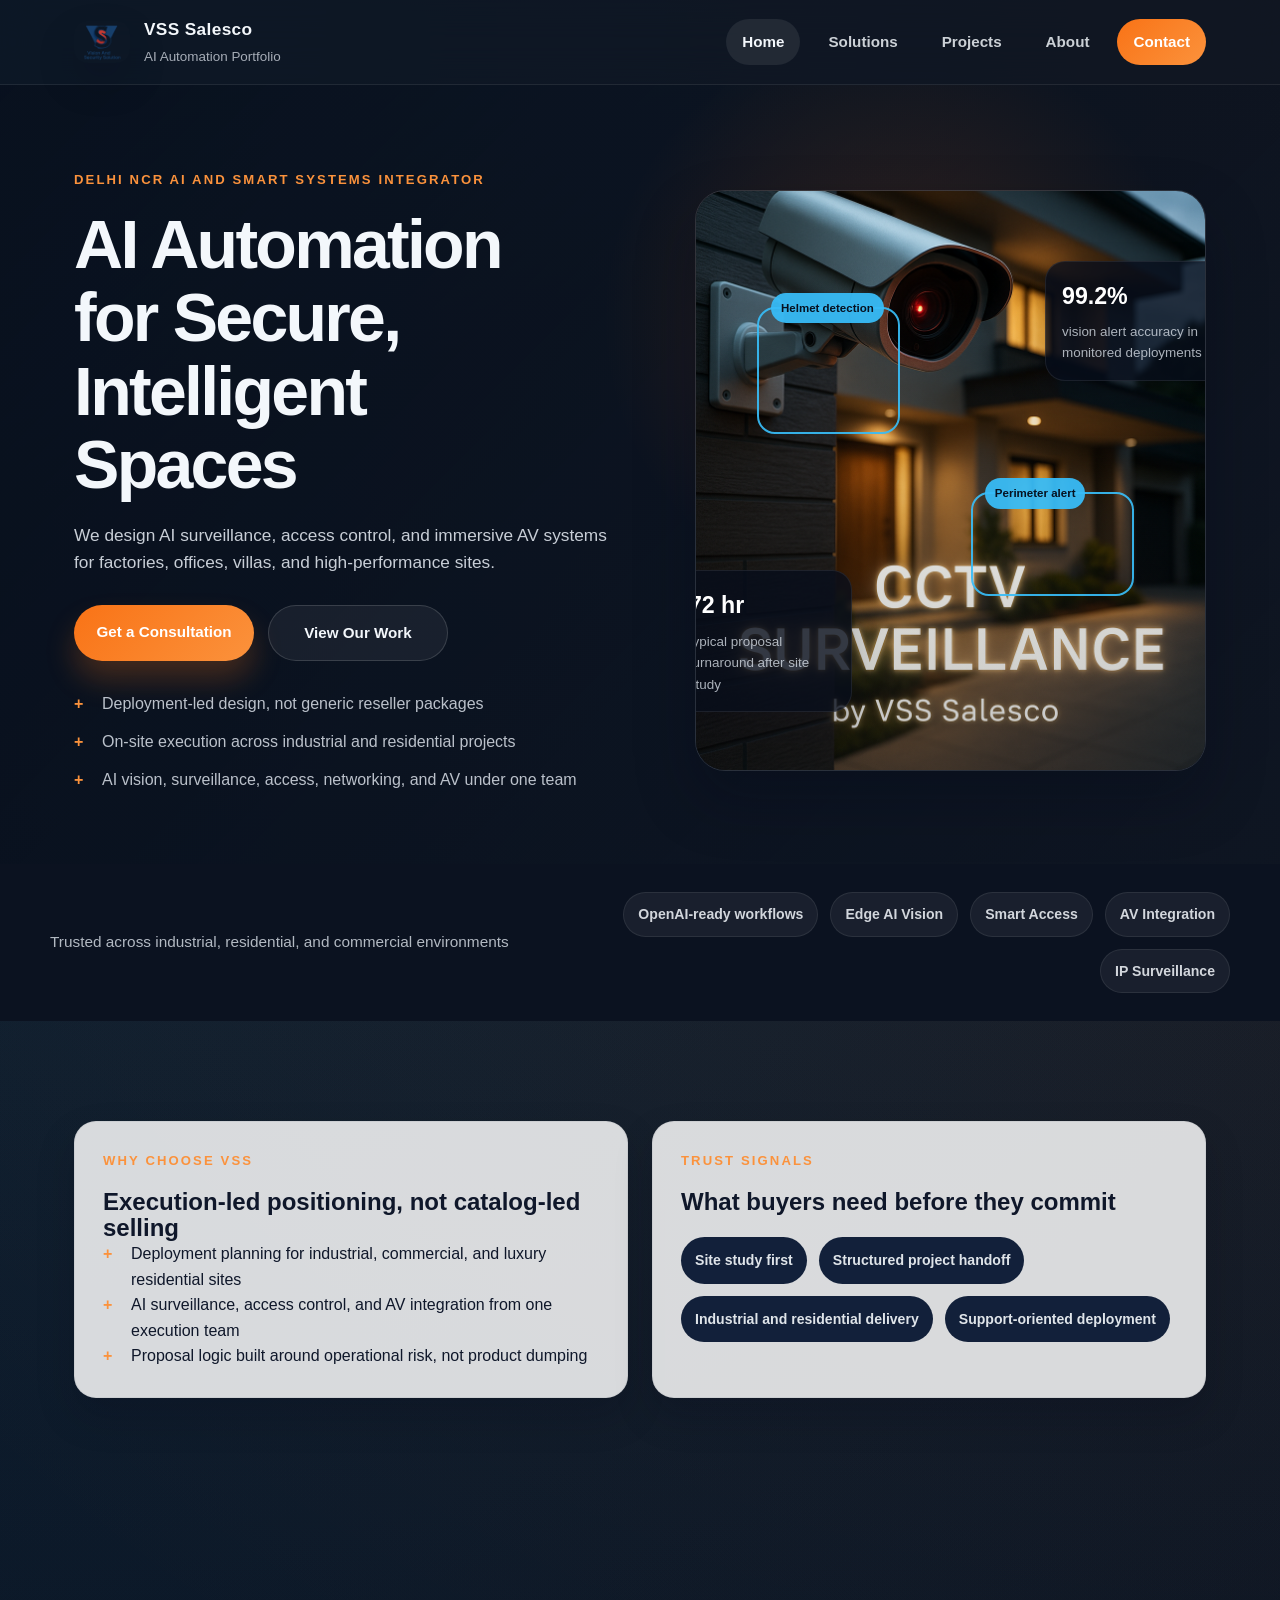
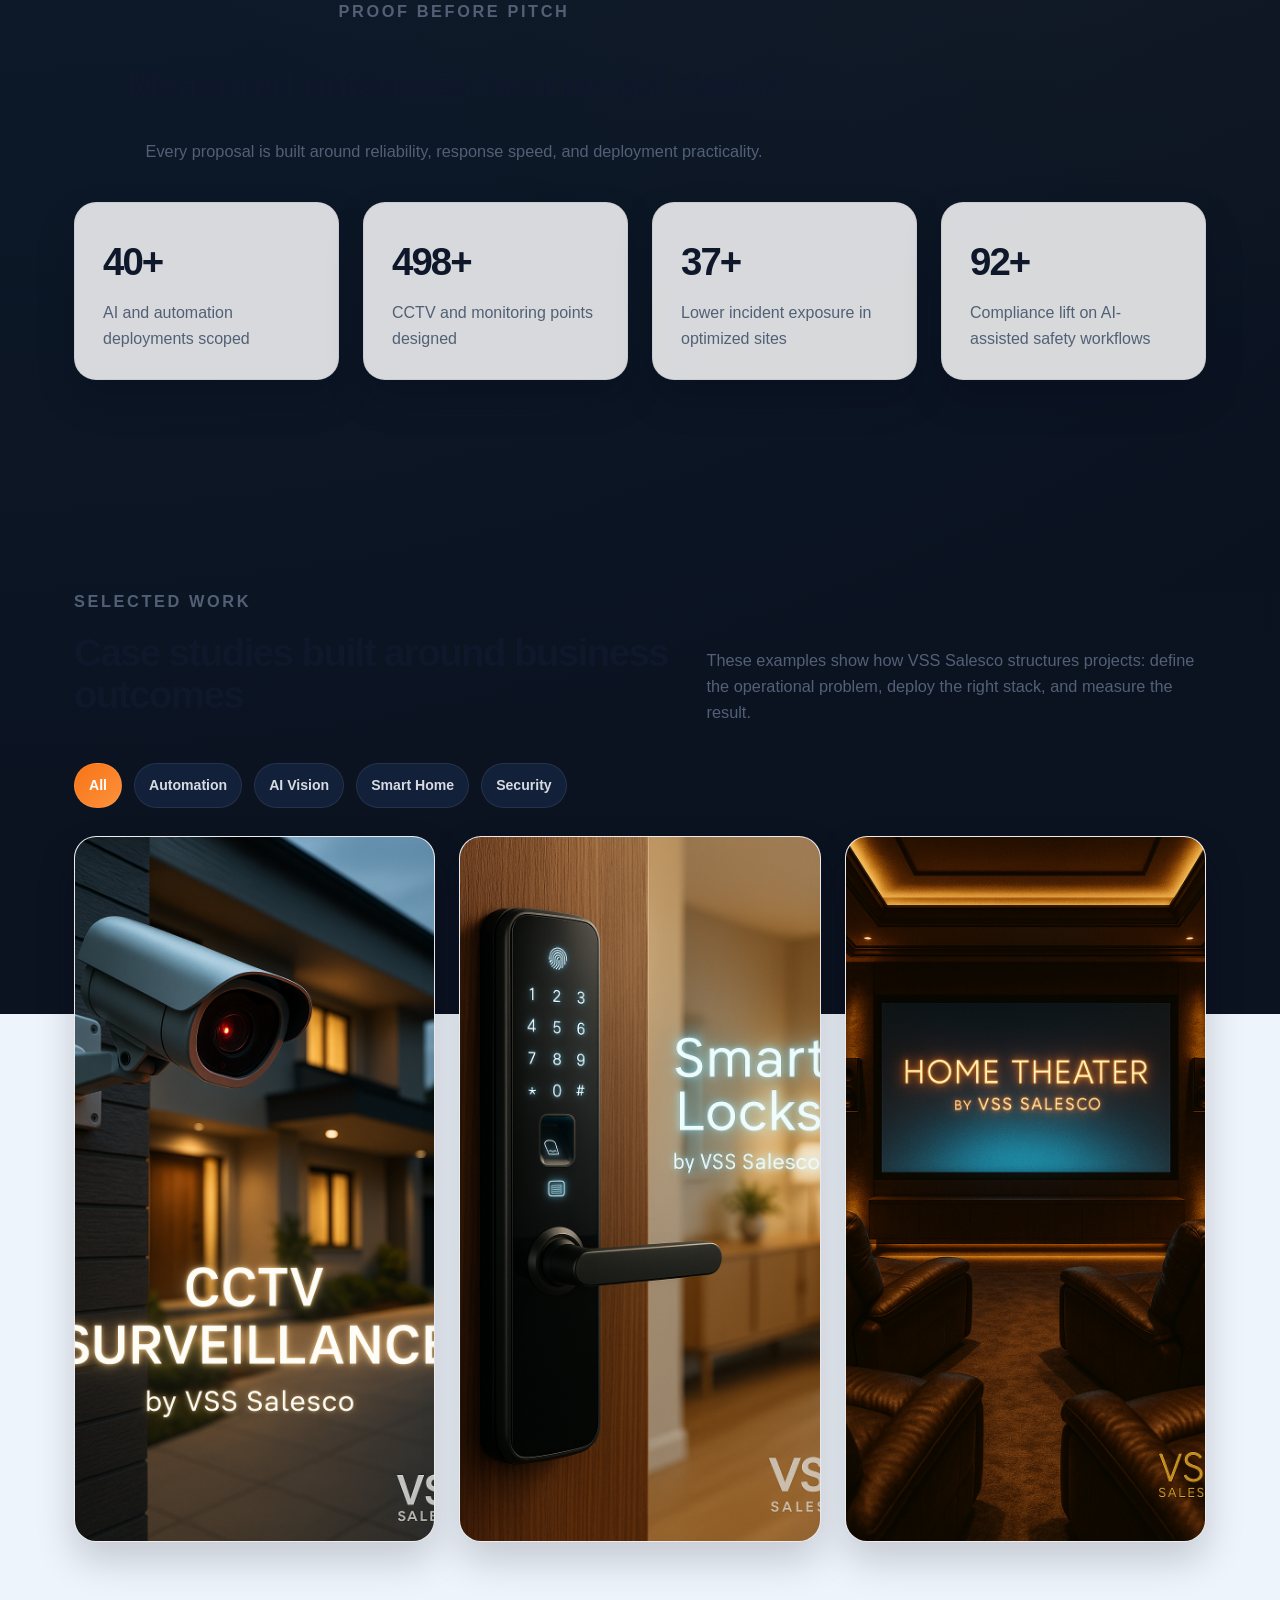
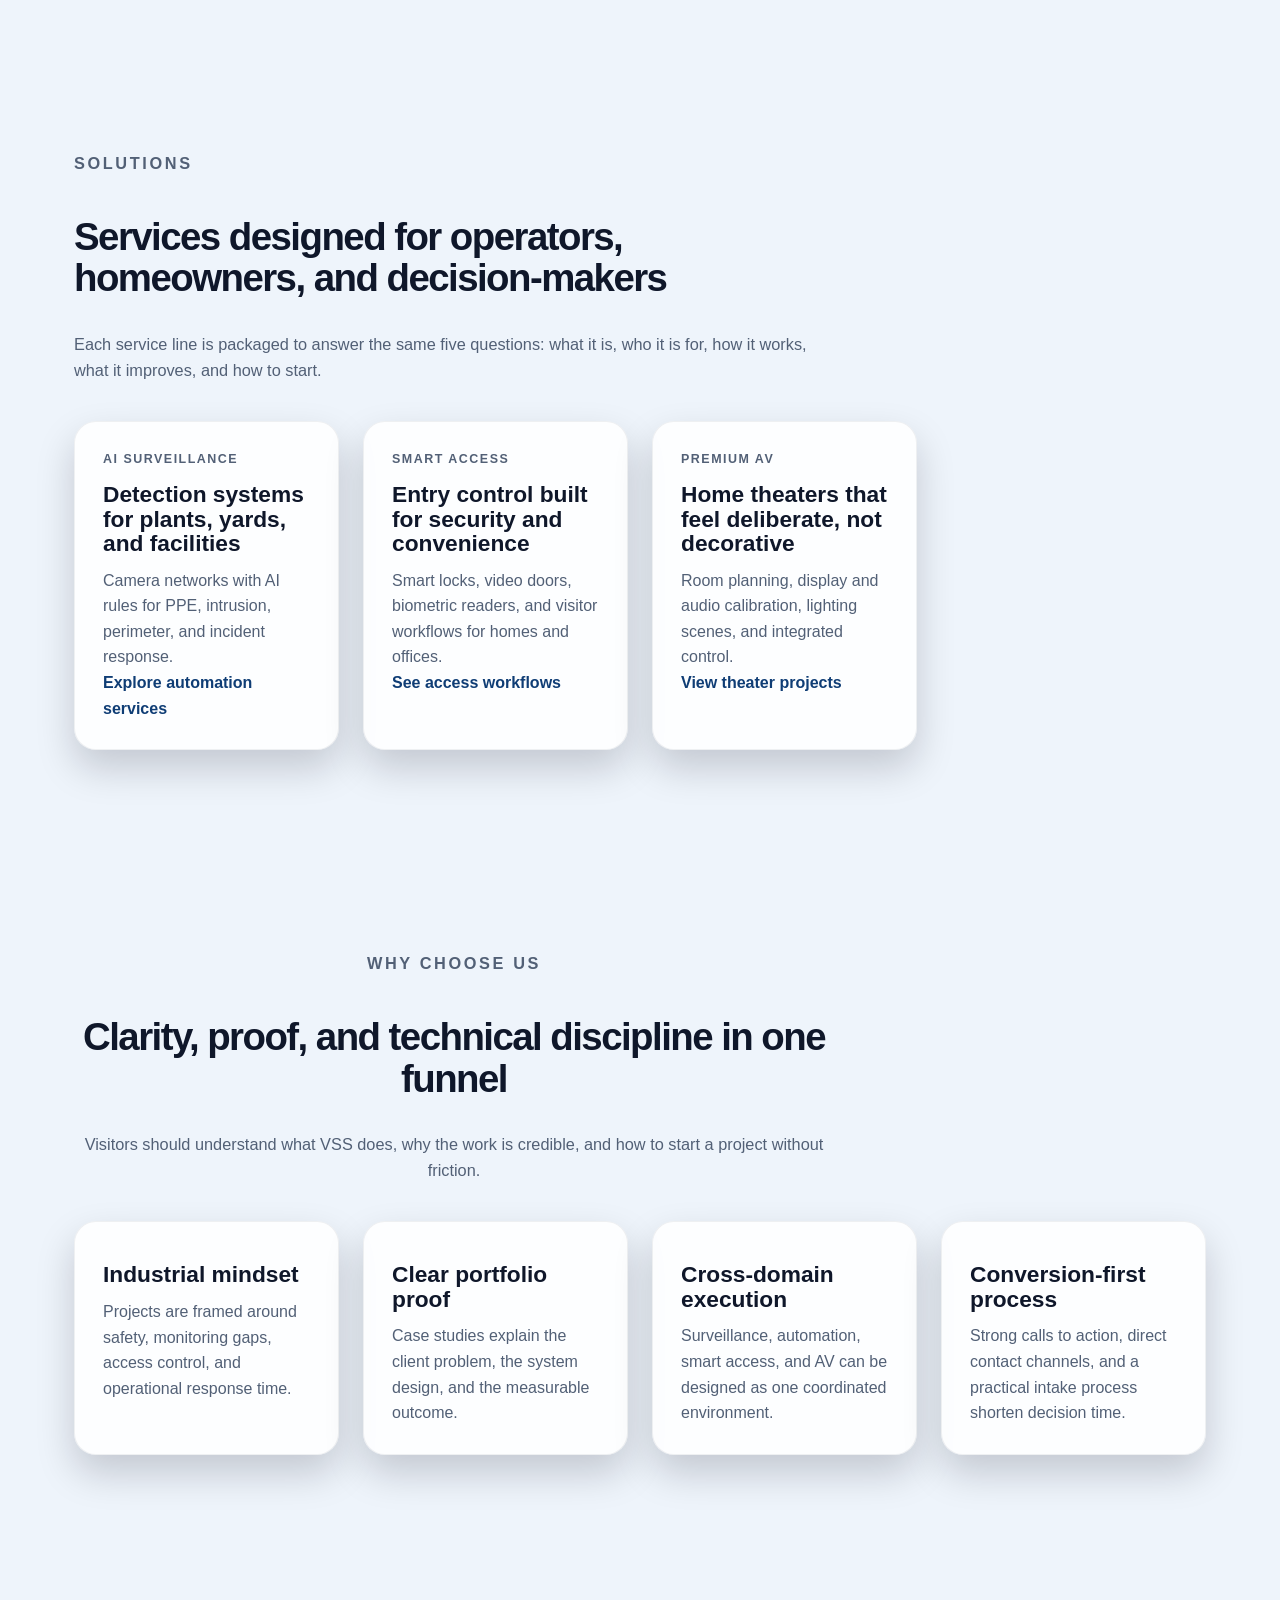
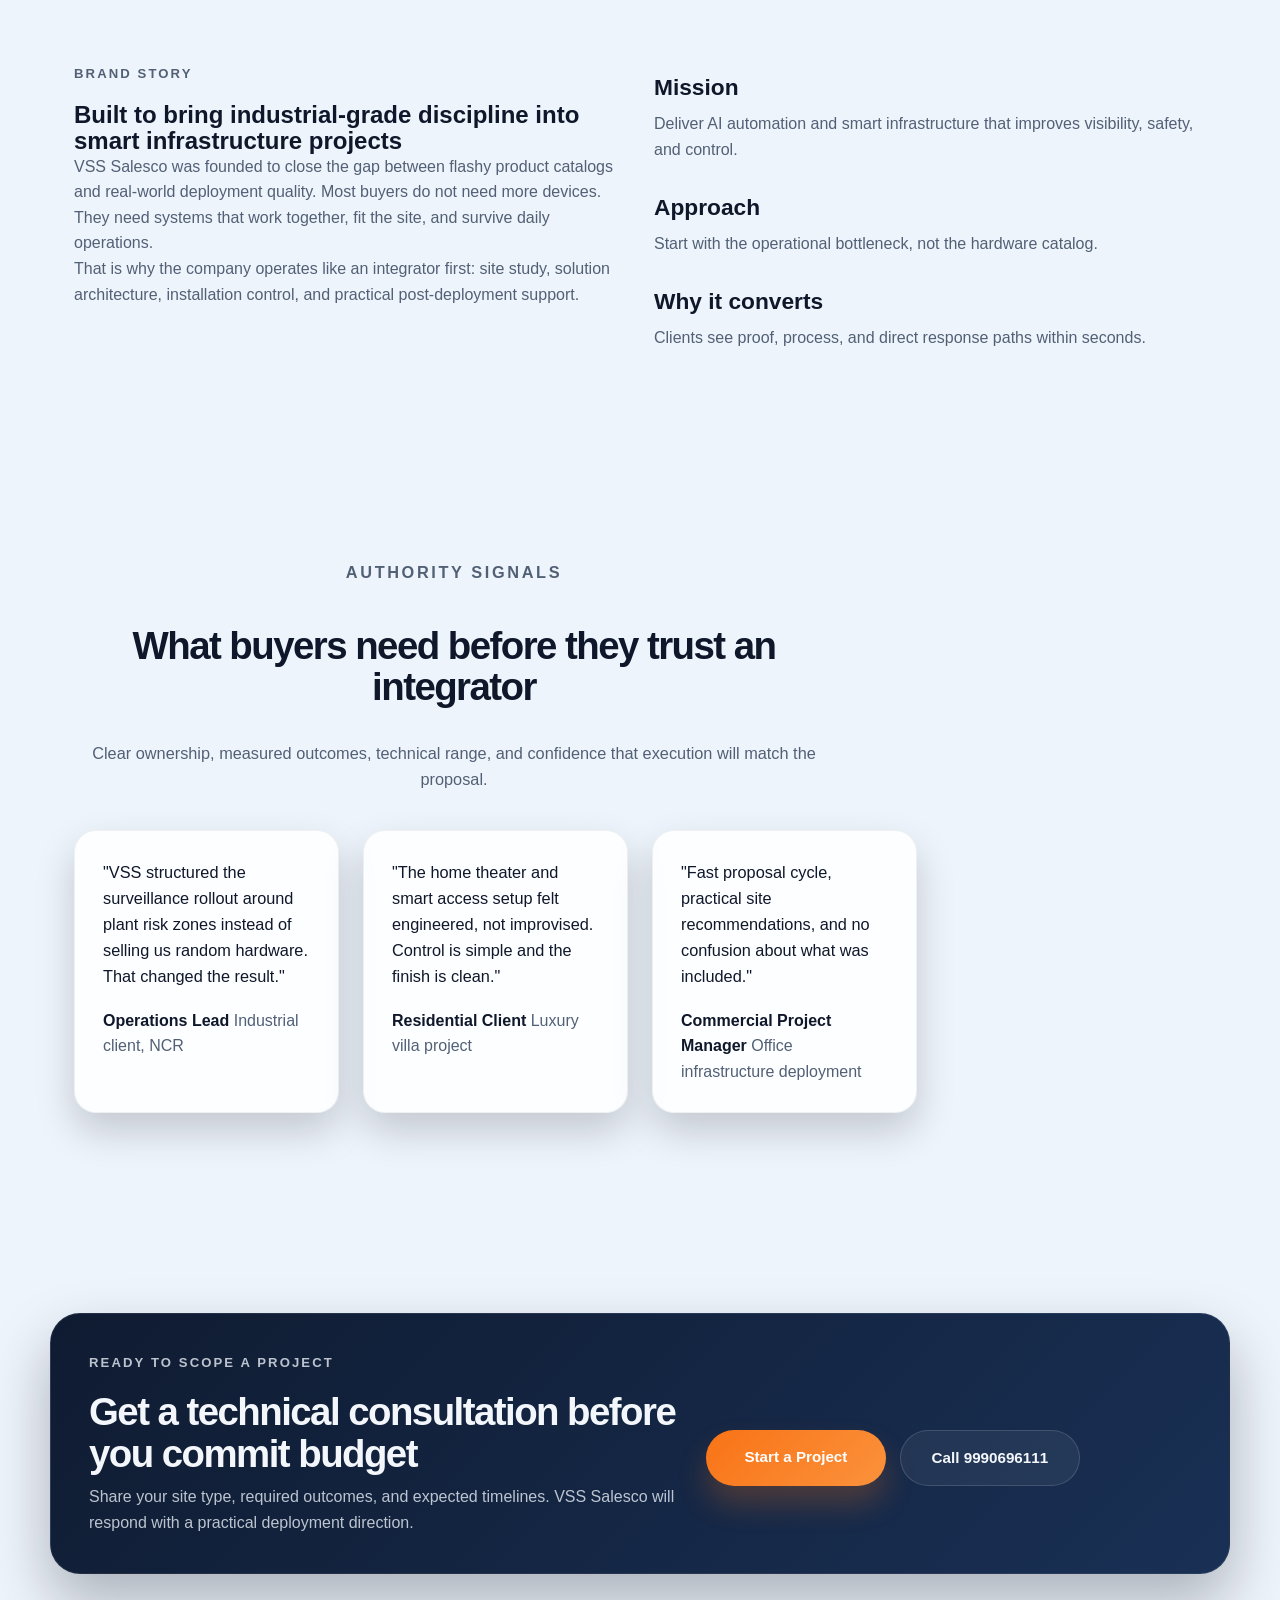
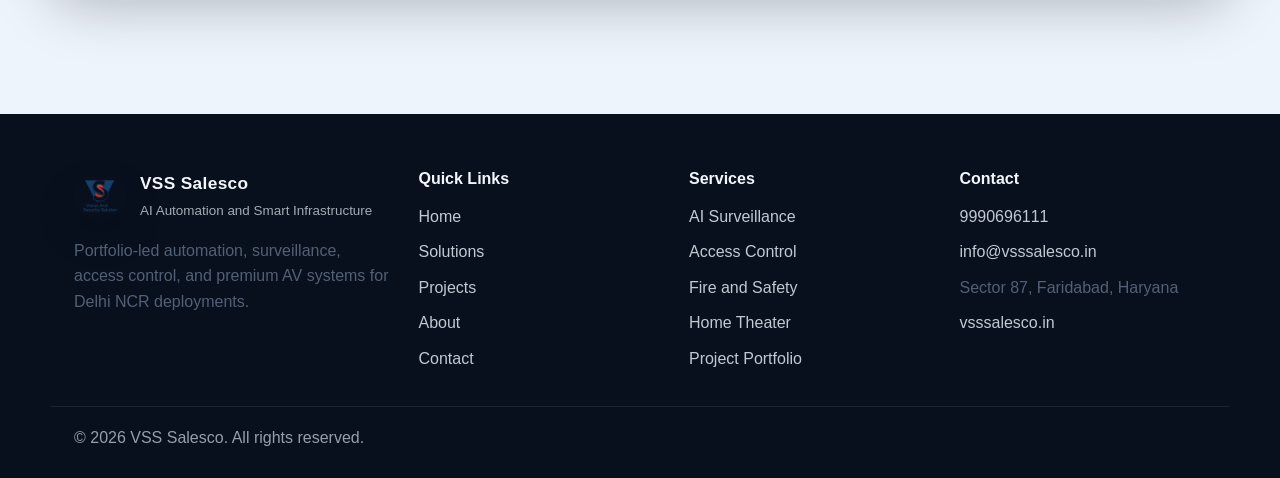
<file: index.html>
<!DOCTYPE html>
<html lang="en">
<head>
    <meta charset="UTF-8">
    <meta name="viewport" content="width=device-width, initial-scale=1.0">
    <title>AI Automation and Smart Infrastructure | VSS Salesco</title>
    <meta name="description" content="VSS Salesco builds AI automation, surveillance, access control, and home theater systems for factories, offices, and premium homes in Delhi NCR.">
    <meta name="keywords" content="AI automation Delhi NCR, smart surveillance, access control, home theater integration, industrial automation, VSS Salesco">
    <meta name="author" content="VSS Salesco">
    <meta name="robots" content="index, follow">
    <meta property="og:title" content="AI Automation and Smart Infrastructure | VSS Salesco">
    <meta property="og:description" content="Portfolio-led automation, surveillance, and smart infrastructure solutions for modern businesses and homes.">
    <meta property="og:image" content="https://vsssalesco.in/images/20250622_2147_Modern CCTV Security_simple_compose_01jyc6r8fve2r9m92gsxjxsemx.png">
    <meta property="og:url" content="https://vsssalesco.in/">
    <meta property="og:type" content="website">
    <meta property="og:locale" content="en_IN">
    <meta name="twitter:card" content="summary_large_image">
    <meta name="twitter:title" content="AI Automation and Smart Infrastructure | VSS Salesco">
    <meta name="twitter:description" content="AI surveillance, smart automation, and premium AV deployments designed to convert operational complexity into control.">
    <link rel="canonical" href="https://vsssalesco.in/">
    <link rel="icon" type="image/png" href="images/logo.png">
    <link rel="stylesheet" href="style.css">
    <script type="application/ld+json">
    {
        "@context": "https://schema.org",
        "@type": "LocalBusiness",
        "name": "VSS Salesco",
        "alternateName": "VSS Sales Corporation",
        "url": "https://vsssalesco.in",
        "logo": "https://vsssalesco.in/images/logo.png",
        "telephone": "+91-9990696111",
        "email": "info@vsssalesco.in",
        "address": {
            "@type": "PostalAddress",
            "streetAddress": "Sector 87",
            "addressLocality": "Faridabad",
            "addressRegion": "Haryana",
            "postalCode": "121002",
            "addressCountry": "IN"
        },
        "areaServed": [
            "Delhi NCR",
            "Faridabad",
            "Gurugram",
            "Noida"
        ],
        "openingHours": "Mo-Sa 09:00-19:00",
        "priceRange": "INR 50000 - 2500000",
        "description": "VSS Salesco designs AI-powered automation, surveillance, access control, and home theater systems for industrial and premium residential projects."
    }
    </script>
</head>
<body data-page="home">
    <header class="site-header">
        <div class="container header-inner">
            <a href="index.html" class="brand-mark" aria-label="VSS Salesco home">
                <img src="images/logo.png" alt="VSS Salesco logo" width="56" height="56">
                <span class="brand-copy">
                    <span class="brand-title">VSS Salesco</span>
                    <span class="brand-subtitle">AI Automation Portfolio</span>
                </span>
            </a>
            <button class="nav-toggle" id="navToggle" type="button" aria-expanded="false" aria-controls="navMenu" aria-label="Open navigation">
                <span></span>
                <span></span>
                <span></span>
            </button>
            <nav class="nav-menu" id="navMenu" aria-label="Main navigation">
                <a href="index.html" class="nav-link active">Home</a>
                <a href="automation.html" class="nav-link">Solutions</a>
                <a href="projects.html" class="nav-link">Projects</a>
                <a href="#story" class="nav-link">About</a>
                <a href="contact.html" class="nav-link nav-cta">Contact</a>
            </nav>
        </div>
    </header>

    <main>
        <section class="hero hero-home">
            <div class="hero-grid container">
                <div class="hero-copy">
                    <p class="eyebrow">Delhi NCR AI and smart systems integrator</p>
                    <h1>AI Automation for Secure, Intelligent Spaces</h1>
                    <p class="hero-text">We design AI surveillance, access control, and immersive AV systems for factories, offices, villas, and high-performance sites.</p>
                    <div class="hero-actions">
                        <a href="contact.html" class="btn btn-primary">Get a Consultation</a>
                        <a href="#work" class="btn btn-secondary">View Our Work</a>
                    </div>
                    <ul class="hero-proof-list">
                        <li>Deployment-led design, not generic reseller packages</li>
                        <li>On-site execution across industrial and residential projects</li>
                        <li>AI vision, surveillance, access, networking, and AV under one team</li>
                    </ul>
                </div>
                <div class="hero-visual reveal">
                    <div class="hero-frame">
                        <img src="images/20250622_2147_Modern CCTV Security_simple_compose_01jyc6r8fve2r9m92gsxjxsemx.png" alt="AI surveillance control environment" width="860" height="980">
                        <div class="scan-box scan-box-one">
                            <span>Helmet detection</span>
                        </div>
                        <div class="scan-box scan-box-two">
                            <span>Perimeter alert</span>
                        </div>
                        <div class="hero-card hero-card-top">
                            <strong>99.2%</strong>
                            <span>vision alert accuracy in monitored deployments</span>
                        </div>
                        <div class="hero-card hero-card-bottom">
                            <strong>72 hr</strong>
                            <span>typical proposal turnaround after site study</span>
                        </div>
                    </div>
                </div>
            </div>
        </section>

        <section class="trust-strip">
            <div class="container trust-strip-inner">
                <p>Trusted across industrial, residential, and commercial environments</p>
                <div class="logo-row" aria-label="Technology stack and partner references">
                    <span>OpenAI-ready workflows</span>
                    <span>Edge AI Vision</span>
                    <span>Smart Access</span>
                    <span>AV Integration</span>
                    <span>IP Surveillance</span>
                </div>
            </div>
        </section>

        <section class="credentials-section">
            <div class="container credentials-grid">
                <article class="credential-card reveal">
                    <p class="eyebrow">Why choose VSS</p>
                    <h2>Execution-led positioning, not catalog-led selling</h2>
                    <ul class="check-list">
                        <li>Deployment planning for industrial, commercial, and luxury residential sites</li>
                        <li>AI surveillance, access control, and AV integration from one execution team</li>
                        <li>Proposal logic built around operational risk, not product dumping</li>
                    </ul>
                </article>
                <article class="credential-card reveal">
                    <p class="eyebrow">Trust signals</p>
                    <h2>What buyers need before they commit</h2>
                    <div class="badge-grid">
                        <span>Site study first</span>
                        <span>Structured project handoff</span>
                        <span>Industrial and residential delivery</span>
                        <span>Support-oriented deployment</span>
                    </div>
                </article>
            </div>
        </section>

        <section class="stats-section">
            <div class="container">
                <div class="section-heading narrow center">
                    <p class="eyebrow">Proof before pitch</p>
                    <h2>Measured outcomes beat broad claims</h2>
                    <p>Every proposal is built around reliability, response speed, and deployment practicality.</p>
                </div>
                <div class="stats-grid">
                    <article class="stat-card reveal">
                        <strong class="counter" data-counter="40">0</strong>
                        <span>AI and automation deployments scoped</span>
                    </article>
                    <article class="stat-card reveal">
                        <strong class="counter" data-counter="500">0</strong>
                        <span>CCTV and monitoring points designed</span>
                    </article>
                    <article class="stat-card reveal">
                        <strong class="counter" data-counter="37">0</strong>
                        <span>Lower incident exposure in optimized sites</span>
                    </article>
                    <article class="stat-card reveal">
                        <strong class="counter" data-counter="92">0</strong>
                        <span>Compliance lift on AI-assisted safety workflows</span>
                    </article>
                </div>
            </div>
        </section>

        <section class="portfolio-section" id="work">
            <div class="container">
                <div class="section-heading">
                    <div>
                        <p class="eyebrow">Selected work</p>
                        <h2>Case studies built around business outcomes</h2>
                    </div>
                    <p>These examples show how VSS Salesco structures projects: define the operational problem, deploy the right stack, and measure the result.</p>
                </div>
                <div class="filter-row" role="tablist" aria-label="Project categories">
                    <button class="filter-chip active" type="button" data-filter="all">All</button>
                    <button class="filter-chip" type="button" data-filter="automation">Automation</button>
                    <button class="filter-chip" type="button" data-filter="ai-vision">AI Vision</button>
                    <button class="filter-chip" type="button" data-filter="smart-home">Smart Home</button>
                    <button class="filter-chip" type="button" data-filter="security">Security</button>
                </div>
                <div class="case-study-grid">
                    <article class="case-card reveal" data-category="ai-vision security">
                        <img src="images/20250622_2147_Modern CCTV Security_simple_compose_01jyc6r8fve2r9m92gsxjxsemx.png" alt="AI surveillance deployment" loading="lazy" decoding="async">
                        <div class="case-body">
                            <p class="case-tag">AI Vision / Factory Safety</p>
                            <h3>Steel Plant Helmet Detection System</h3>
                            <p class="case-meta">Client: Industrial manufacturing group</p>
                            <p><strong>Problem:</strong> Manual monitoring was inconsistent on busy entry zones.</p>
                            <p><strong>Solution:</strong> Edge cameras with AI detection, siren triggers, and supervisor alerts.</p>
                            <p><strong>Outcome:</strong> 92% compliance improvement and faster shift-level escalation.</p>
                        </div>
                    </article>
                    <article class="case-card reveal" data-category="automation smart-home">
                        <img src="images/20250622_2148_Futuristic Smart Door Lock_simple_compose_01jyc6w9jtejrsjv4a2svp40a8.png" alt="Smart home access control project" loading="lazy" decoding="async">
                        <div class="case-body">
                            <p class="case-tag">Automation / Premium Residence</p>
                            <h3>Unified Villa Access and Lighting Control</h3>
                            <p class="case-meta">Client: Private residence, Faridabad</p>
                            <p><strong>Problem:</strong> Separate apps and hardware created a fragmented user experience.</p>
                            <p><strong>Solution:</strong> Smart locks, scenes, visitor access, and mobile-based automation routing.</p>
                            <p><strong>Outcome:</strong> Single-touch control with cleaner guest access and lower support calls.</p>
                        </div>
                    </article>
                    <article class="case-card reveal" data-category="smart-home security">
                        <img src="images/20250622_2144_Luxury Home Theater Setup_simple_compose_01jyc6mddbecarhdptf84sh6nm.png" alt="Home theater integration project" loading="lazy" decoding="async">
                        <div class="case-body">
                            <p class="case-tag">Smart Home / Home Theater</p>
                            <h3>Luxury Theater and Security Integration</h3>
                            <p class="case-meta">Client: High-end residential build</p>
                            <p><strong>Problem:</strong> Client needed cinema-quality AV without adding control complexity.</p>
                            <p><strong>Solution:</strong> Acoustic layout, projector stack, scene presets, and CCTV-linked entry controls.</p>
                            <p><strong>Outcome:</strong> Premium entertainment room with one-interface control and cleaner wiring design.</p>
                        </div>
                    </article>
                </div>
            </div>
        </section>

        <section class="services-section">
            <div class="container">
                <div class="section-heading narrow">
                    <p class="eyebrow">Solutions</p>
                    <h2>Services designed for operators, homeowners, and decision-makers</h2>
                    <p>Each service line is packaged to answer the same five questions: what it is, who it is for, how it works, what it improves, and how to start.</p>
                </div>
                <div class="service-grid">
                    <article class="service-panel reveal">
                        <p class="service-tag">AI Surveillance</p>
                        <h3>Detection systems for plants, yards, and facilities</h3>
                        <p>Camera networks with AI rules for PPE, intrusion, perimeter, and incident response.</p>
                        <a href="automation.html" class="text-link">Explore automation services</a>
                    </article>
                    <article class="service-panel reveal">
                        <p class="service-tag">Smart Access</p>
                        <h3>Entry control built for security and convenience</h3>
                        <p>Smart locks, video doors, biometric readers, and visitor workflows for homes and offices.</p>
                        <a href="automation.html" class="text-link">See access workflows</a>
                    </article>
                    <article class="service-panel reveal">
                        <p class="service-tag">Premium AV</p>
                        <h3>Home theaters that feel deliberate, not decorative</h3>
                        <p>Room planning, display and audio calibration, lighting scenes, and integrated control.</p>
                        <a href="home-theater.html" class="text-link">View theater projects</a>
                    </article>
                </div>
            </div>
        </section>

        <section class="why-section">
            <div class="container">
                <div class="section-heading narrow center">
                    <p class="eyebrow">Why choose us</p>
                    <h2>Clarity, proof, and technical discipline in one funnel</h2>
                    <p>Visitors should understand what VSS does, why the work is credible, and how to start a project without friction.</p>
                </div>
                <div class="feature-grid">
                    <article class="feature-panel reveal">
                        <h3>Industrial mindset</h3>
                        <p>Projects are framed around safety, monitoring gaps, access control, and operational response time.</p>
                    </article>
                    <article class="feature-panel reveal">
                        <h3>Clear portfolio proof</h3>
                        <p>Case studies explain the client problem, the system design, and the measurable outcome.</p>
                    </article>
                    <article class="feature-panel reveal">
                        <h3>Cross-domain execution</h3>
                        <p>Surveillance, automation, smart access, and AV can be designed as one coordinated environment.</p>
                    </article>
                    <article class="feature-panel reveal">
                        <h3>Conversion-first process</h3>
                        <p>Strong calls to action, direct contact channels, and a practical intake process shorten decision time.</p>
                    </article>
                </div>
            </div>
        </section>

        <section class="story-section" id="story">
            <div class="container story-grid">
                <div class="story-copy reveal">
                    <p class="eyebrow">Brand story</p>
                    <h2>Built to bring industrial-grade discipline into smart infrastructure projects</h2>
                    <p>VSS Salesco was founded to close the gap between flashy product catalogs and real-world deployment quality. Most buyers do not need more devices. They need systems that work together, fit the site, and survive daily operations.</p>
                    <p>That is why the company operates like an integrator first: site study, solution architecture, installation control, and practical post-deployment support.</p>
                </div>
                <div class="story-points reveal">
                    <article>
                        <h3>Mission</h3>
                        <p>Deliver AI automation and smart infrastructure that improves visibility, safety, and control.</p>
                    </article>
                    <article>
                        <h3>Approach</h3>
                        <p>Start with the operational bottleneck, not the hardware catalog.</p>
                    </article>
                    <article>
                        <h3>Why it converts</h3>
                        <p>Clients see proof, process, and direct response paths within seconds.</p>
                    </article>
                </div>
            </div>
        </section>

        <section class="testimonial-section">
            <div class="container">
                <div class="section-heading narrow center">
                    <p class="eyebrow">Authority signals</p>
                    <h2>What buyers need before they trust an integrator</h2>
                    <p>Clear ownership, measured outcomes, technical range, and confidence that execution will match the proposal.</p>
                </div>
                <div class="testimonial-grid">
                    <article class="quote-card reveal">
                        <p>"VSS structured the surveillance rollout around plant risk zones instead of selling us random hardware. That changed the result."</p>
                        <strong>Operations Lead</strong>
                        <span>Industrial client, NCR</span>
                    </article>
                    <article class="quote-card reveal">
                        <p>"The home theater and smart access setup felt engineered, not improvised. Control is simple and the finish is clean."</p>
                        <strong>Residential Client</strong>
                        <span>Luxury villa project</span>
                    </article>
                    <article class="quote-card reveal">
                        <p>"Fast proposal cycle, practical site recommendations, and no confusion about what was included."</p>
                        <strong>Commercial Project Manager</strong>
                        <span>Office infrastructure deployment</span>
                    </article>
                </div>
            </div>
        </section>

        <section class="cta-section">
            <div class="container cta-panel reveal">
                <div>
                    <p class="eyebrow">Ready to scope a project</p>
                    <h2>Get a technical consultation before you commit budget</h2>
                    <p>Share your site type, required outcomes, and expected timelines. VSS Salesco will respond with a practical deployment direction.</p>
                </div>
                <div class="cta-actions">
                    <a href="contact.html" class="btn btn-primary">Start a Project</a>
                    <a href="tel:+919990696111" class="btn btn-secondary">Call 9990696111</a>
                </div>
            </div>
        </section>
    </main>

    <footer class="site-footer">
        <div class="container footer-grid">
            <div>
                <a href="index.html" class="brand-mark footer-brand">
                    <img src="images/logo.png" alt="VSS Salesco logo" width="52" height="52">
                    <span class="brand-copy">
                        <span class="brand-title">VSS Salesco</span>
                        <span class="brand-subtitle">AI Automation and Smart Infrastructure</span>
                    </span>
                </a>
                <p class="footer-copy">Portfolio-led automation, surveillance, access control, and premium AV systems for Delhi NCR deployments.</p>
            </div>
            <div>
                <h3>Quick Links</h3>
                <ul class="footer-list">
                    <li><a href="index.html">Home</a></li>
                    <li><a href="automation.html">Solutions</a></li>
                        <li><a href="projects.html">Projects</a></li>
                        <li><a href="#story">About</a></li>
                        <li><a href="contact.html">Contact</a></li>
                    </ul>
                </div>
                <div>
                <h3>Services</h3>
                <ul class="footer-list">
                    <li><a href="automation.html">AI Surveillance</a></li>
                    <li><a href="automation.html">Access Control</a></li>
                    <li><a href="automation.html">Fire and Safety</a></li>
                    <li><a href="home-theater.html">Home Theater</a></li>
                    <li><a href="projects.html">Project Portfolio</a></li>
                </ul>
            </div>
            <div>
                <h3>Contact</h3>
                <ul class="footer-list footer-contact-list">
                    <li><a href="tel:+919990696111">9990696111</a></li>
                    <li><a href="mailto:info@vsssalesco.in">info@vsssalesco.in</a></li>
                    <li>Sector 87, Faridabad, Haryana</li>
                    <li><a href="https://vsssalesco.in">vsssalesco.in</a></li>
                </ul>
            </div>
        </div>
        <div class="container footer-bottom">
            <p>&copy; 2026 VSS Salesco. All rights reserved.</p>
        </div>
    </footer>

    <script src="script.js"></script>
</body>
</html>
</file>
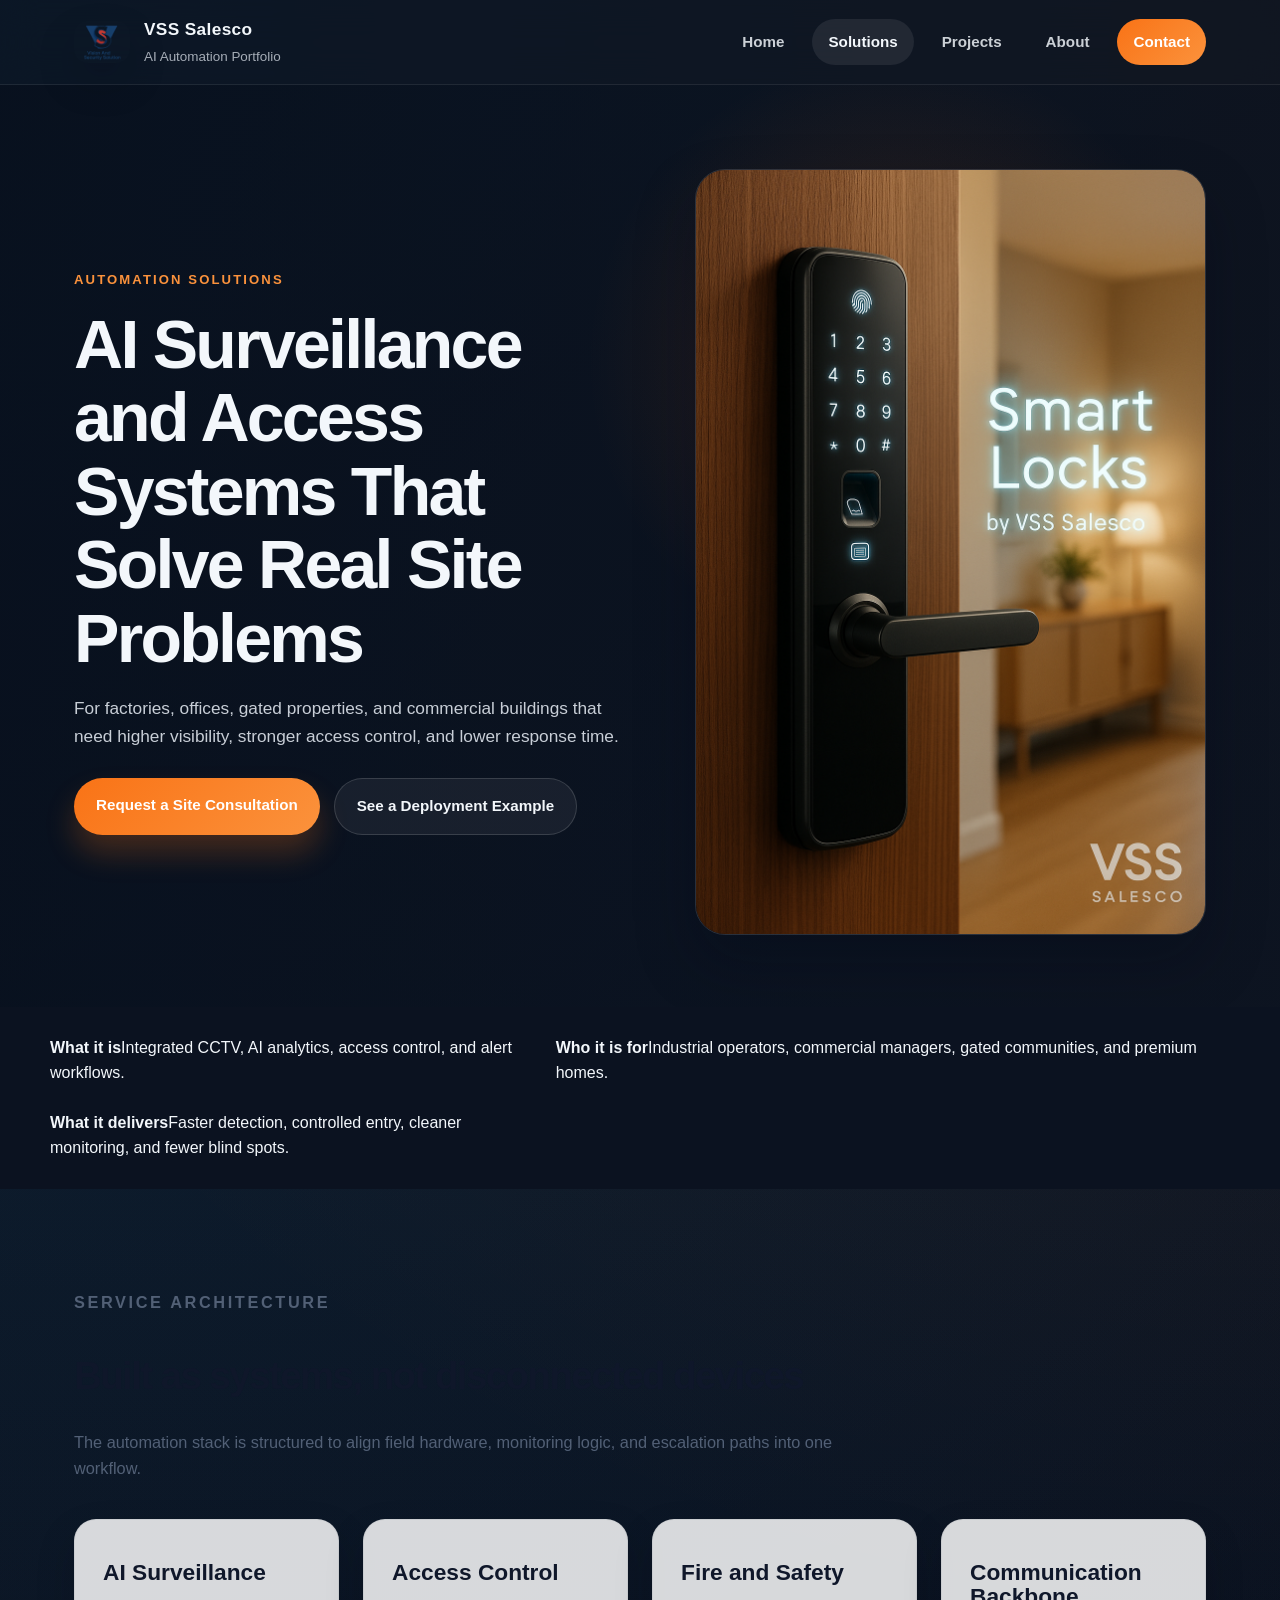
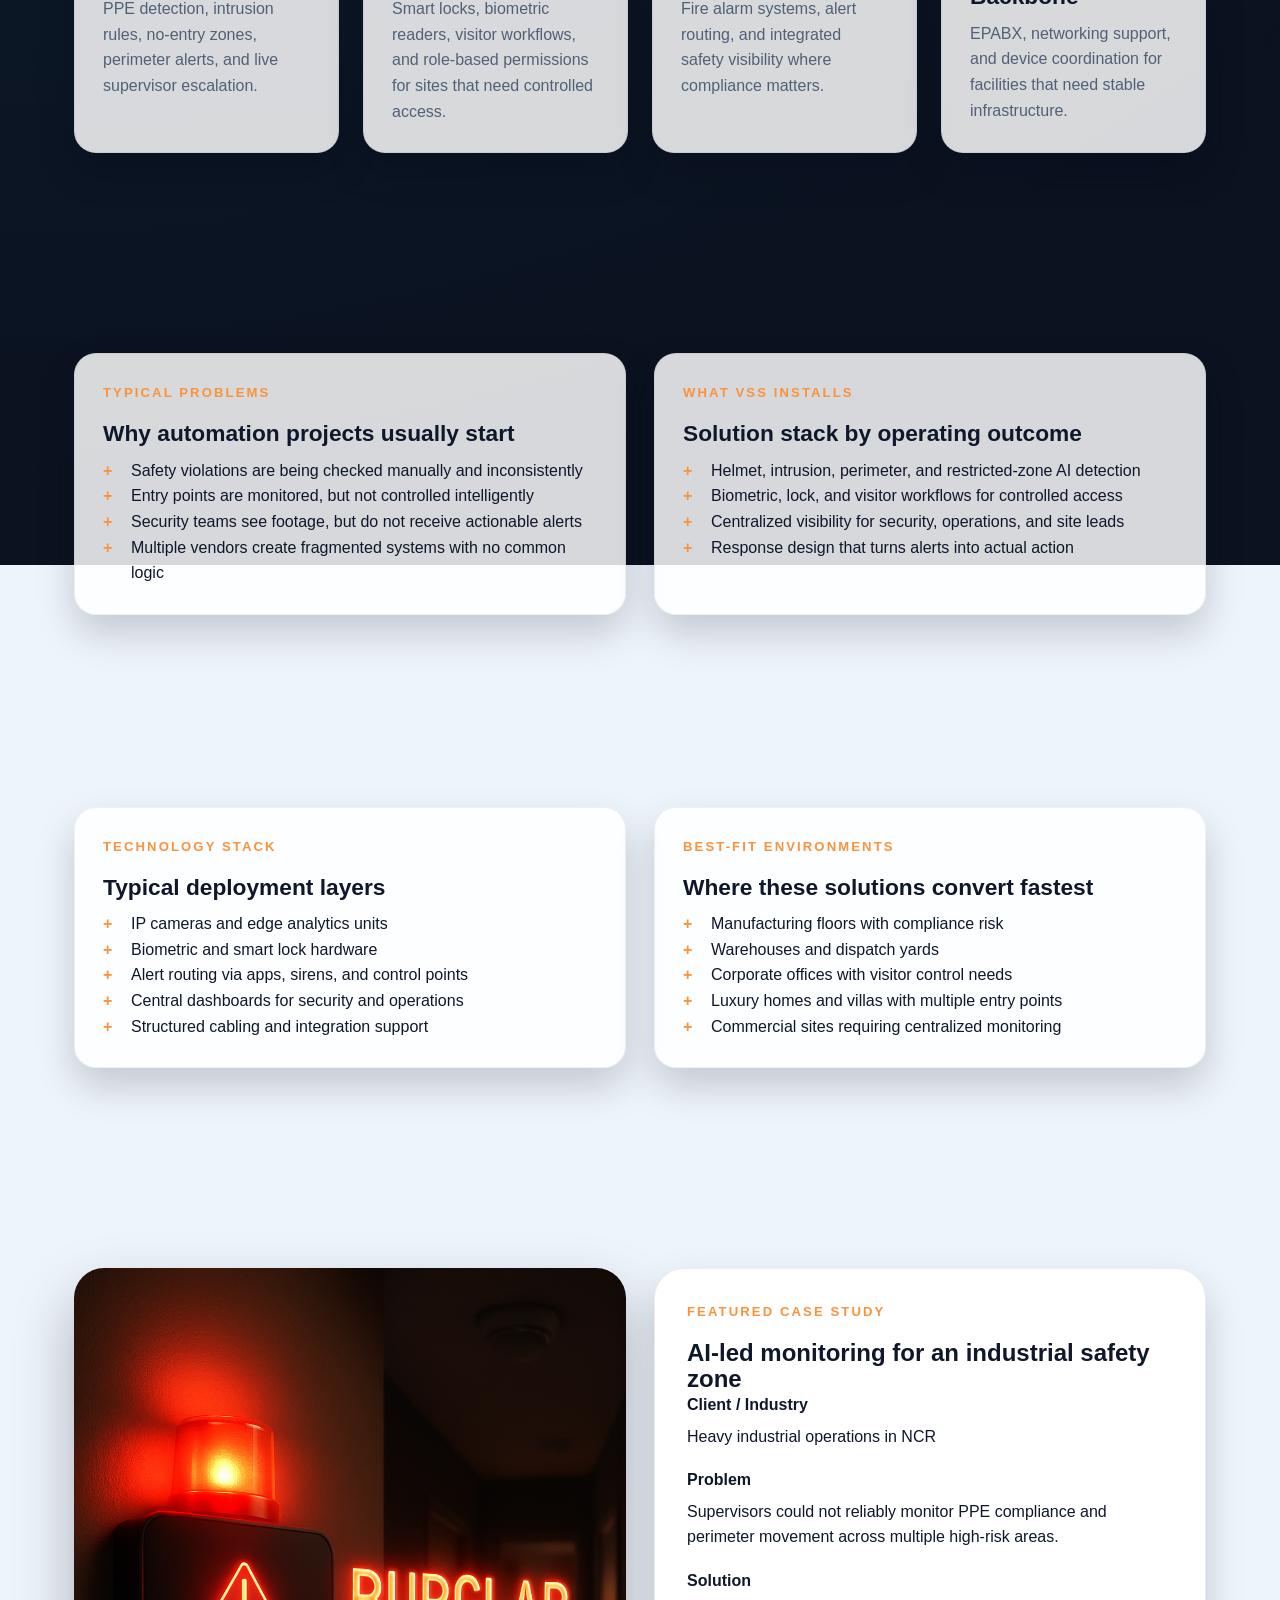
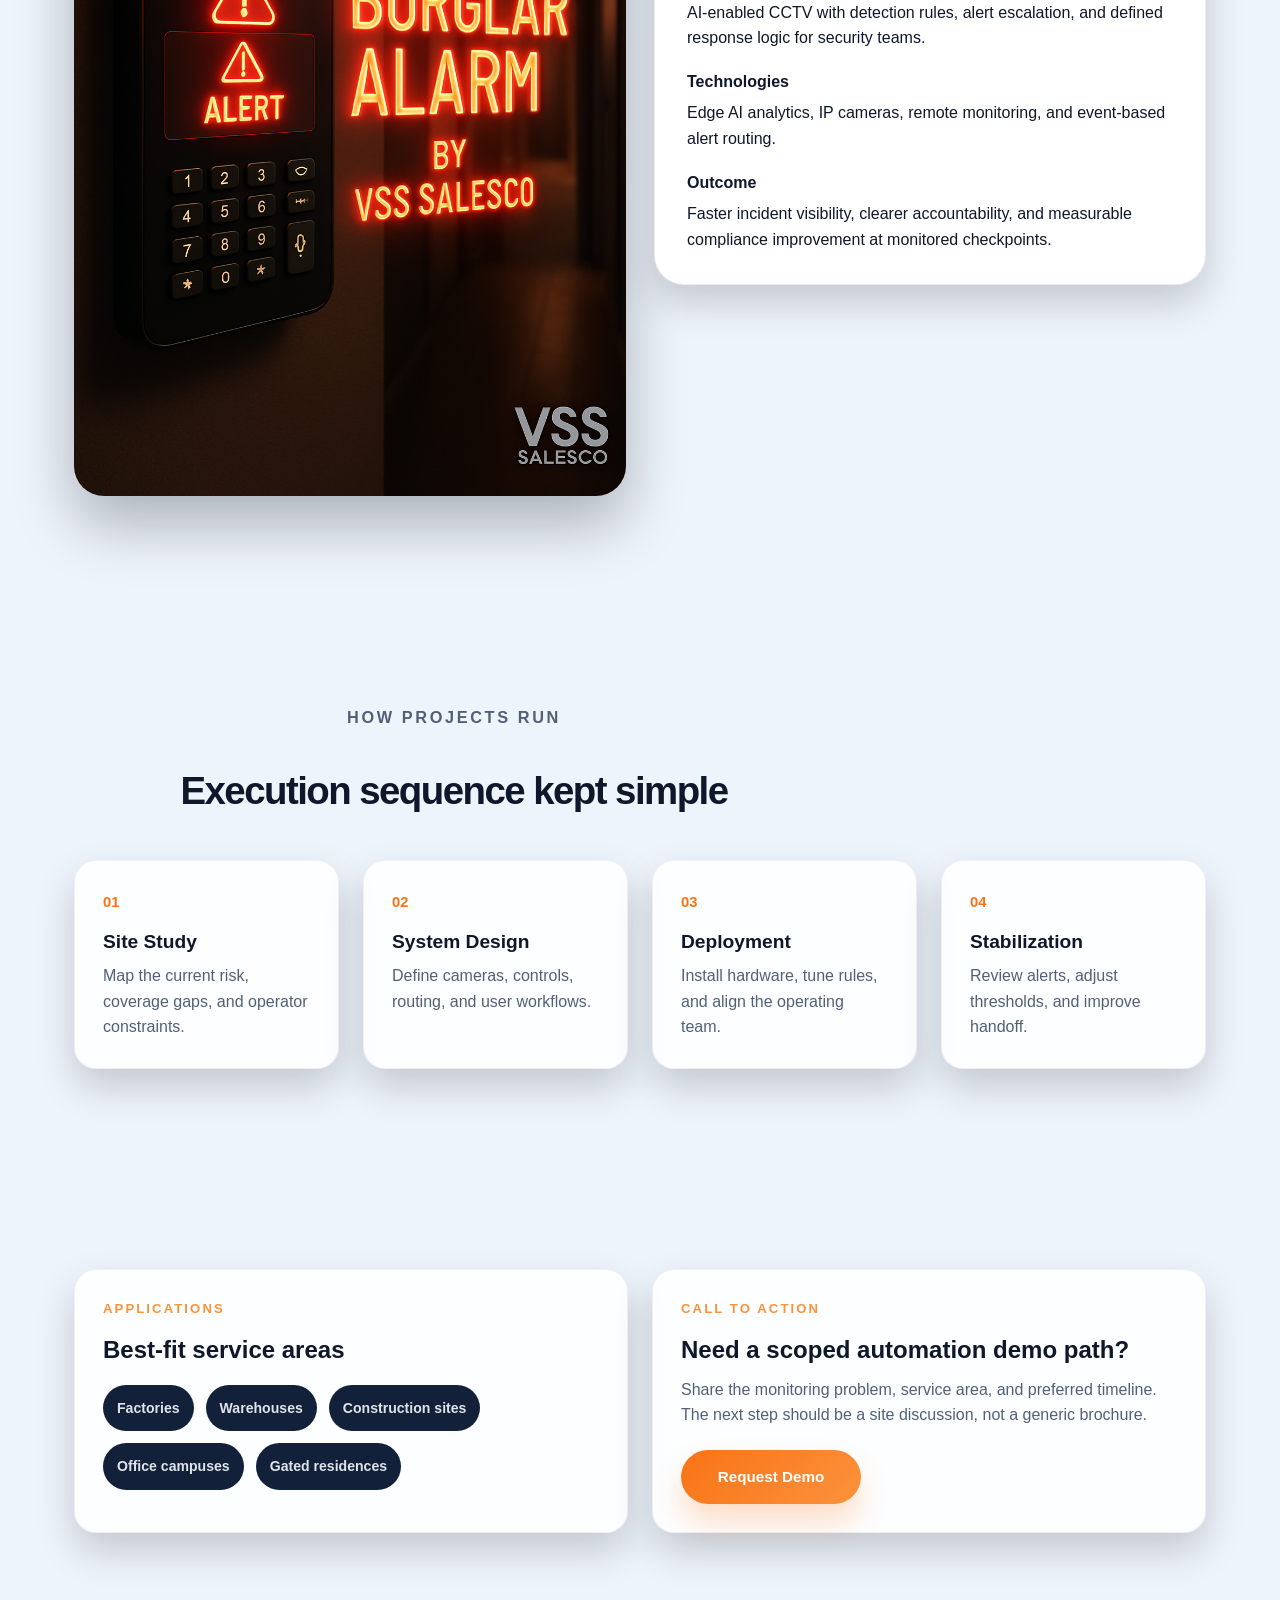
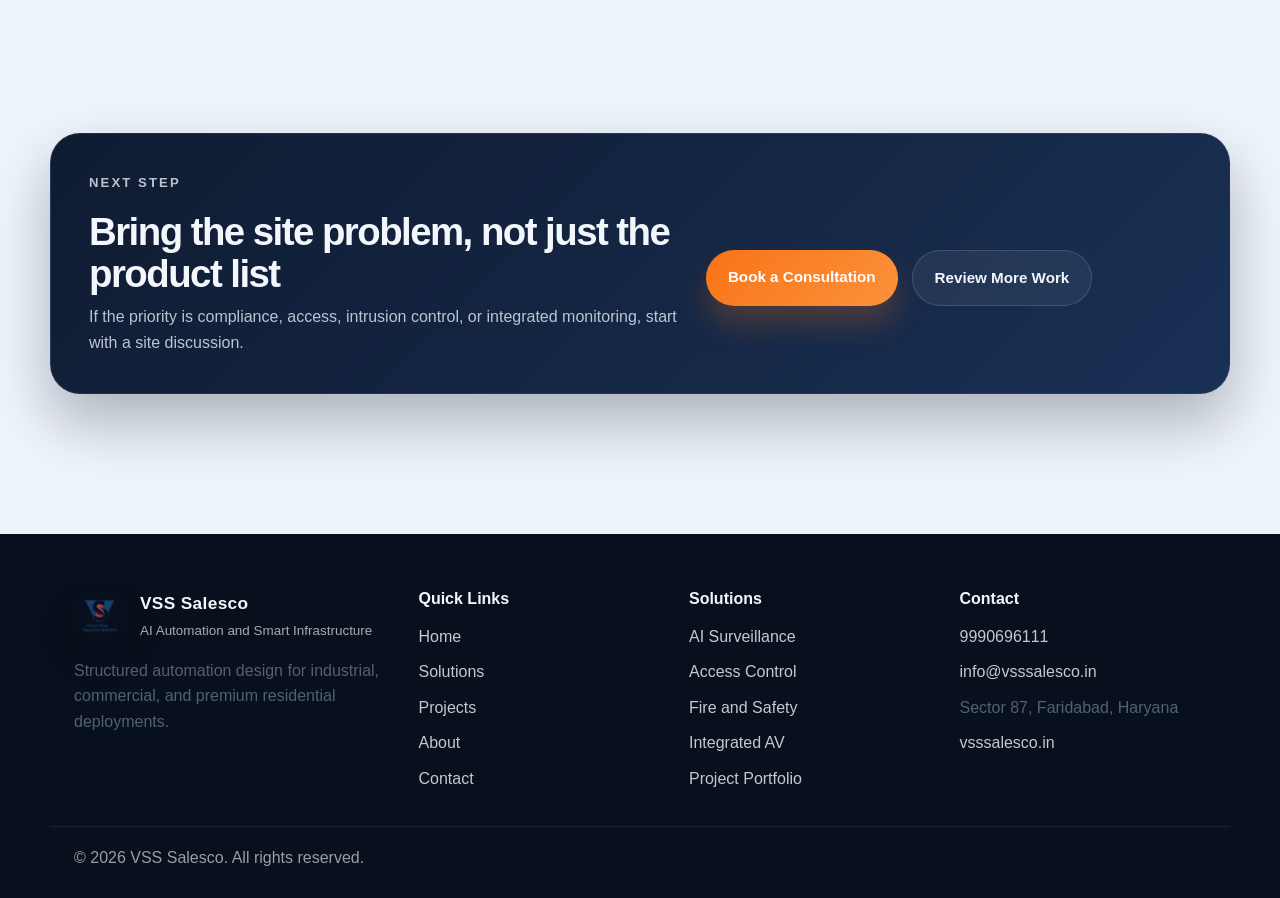
<file: automation.html>
<!DOCTYPE html>
<html lang="en">
<head>
    <meta charset="UTF-8">
    <meta name="viewport" content="width=device-width, initial-scale=1.0">
    <title>Automation and AI Surveillance Solutions | VSS Salesco</title>
    <meta name="description" content="AI surveillance, access control, fire safety, and smart automation solutions by VSS Salesco for industrial, commercial, and residential sites in Delhi NCR.">
    <meta name="keywords" content="AI surveillance Delhi NCR, access control integration, CCTV analytics, fire alarm integration, smart automation systems">
    <meta name="robots" content="index, follow">
    <meta property="og:title" content="Automation and AI Surveillance Solutions | VSS Salesco">
    <meta property="og:description" content="Structured automation deployments with clear use cases, technology stacks, and business outcomes.">
    <meta property="og:image" content="https://vsssalesco.in/images/20250622_2148_Futuristic%20Smart%20Door%20Lock_simple_compose_01jyc6w9jtejrsjv4a2svp40a8.png">
    <meta property="og:url" content="https://vsssalesco.in/automation.html">
    <meta property="og:type" content="website">
    <meta property="og:locale" content="en_IN">
    <link rel="canonical" href="https://vsssalesco.in/automation.html">
    <link rel="icon" type="image/png" href="images/logo.png">
    <link rel="stylesheet" href="style.css">
    <script type="application/ld+json">
    {
        "@context": "https://schema.org",
        "@type": "Service",
        "name": "Automation and AI Surveillance Solutions",
        "provider": {
            "@type": "LocalBusiness",
            "name": "VSS Salesco",
            "url": "https://vsssalesco.in"
        },
        "areaServed": "Delhi NCR",
        "serviceType": [
            "AI Surveillance",
            "Access Control",
            "Fire Alarm Integration",
            "Smart Automation"
        ],
        "description": "VSS Salesco deploys AI surveillance, access control, and smart automation systems across industrial, commercial, and residential projects."
    }
    </script>
</head>
<body data-page="automation">
    <header class="site-header">
        <div class="container header-inner">
            <a href="index.html" class="brand-mark" aria-label="VSS Salesco home">
                <img src="images/logo.png" alt="VSS Salesco logo" width="56" height="56">
                <span class="brand-copy">
                    <span class="brand-title">VSS Salesco</span>
                    <span class="brand-subtitle">AI Automation Portfolio</span>
                </span>
            </a>
            <button class="nav-toggle" id="navToggle" type="button" aria-expanded="false" aria-controls="navMenu" aria-label="Open navigation">
                <span></span>
                <span></span>
                <span></span>
            </button>
            <nav class="nav-menu" id="navMenu" aria-label="Main navigation">
                <a href="index.html" class="nav-link">Home</a>
                <a href="automation.html" class="nav-link active">Solutions</a>
                <a href="projects.html" class="nav-link">Projects</a>
                <a href="index.html#story" class="nav-link">About</a>
                <a href="contact.html" class="nav-link nav-cta">Contact</a>
            </nav>
        </div>
    </header>

    <main>
        <section class="page-hero">
            <div class="container page-hero-grid">
                <div>
                    <p class="eyebrow">Automation solutions</p>
                    <h1>AI Surveillance and Access Systems That Solve Real Site Problems</h1>
                    <p class="page-intro">For factories, offices, gated properties, and commercial buildings that need higher visibility, stronger access control, and lower response time.</p>
                    <div class="hero-actions">
                        <a href="contact.html" class="btn btn-primary">Request a Site Consultation</a>
                        <a href="#case-study" class="btn btn-secondary">See a Deployment Example</a>
                    </div>
                </div>
                <div class="page-hero-visual reveal">
                    <img src="images/20250622_2148_Futuristic Smart Door Lock_simple_compose_01jyc6w9jtejrsjv4a2svp40a8.png" alt="Smart access control and automation" width="860" height="960">
                </div>
            </div>
        </section>

        <section class="outcome-band">
            <div class="container outcome-grid">
                <article><strong>What it is</strong><span>Integrated CCTV, AI analytics, access control, and alert workflows.</span></article>
                <article><strong>Who it is for</strong><span>Industrial operators, commercial managers, gated communities, and premium homes.</span></article>
                <article><strong>What it delivers</strong><span>Faster detection, controlled entry, cleaner monitoring, and fewer blind spots.</span></article>
            </div>
        </section>

        <section class="content-section">
            <div class="container">
                <div class="section-heading narrow">
                    <p class="eyebrow">Service architecture</p>
                    <h2>Built as systems, not disconnected devices</h2>
                    <p>The automation stack is structured to align field hardware, monitoring logic, and escalation paths into one workflow.</p>
                </div>
                <div class="feature-grid">
                    <article class="feature-panel reveal">
                        <h3>AI Surveillance</h3>
                        <p>PPE detection, intrusion rules, no-entry zones, perimeter alerts, and live supervisor escalation.</p>
                    </article>
                    <article class="feature-panel reveal">
                        <h3>Access Control</h3>
                        <p>Smart locks, biometric readers, visitor workflows, and role-based permissions for sites that need controlled access.</p>
                    </article>
                    <article class="feature-panel reveal">
                        <h3>Fire and Safety</h3>
                        <p>Fire alarm systems, alert routing, and integrated safety visibility where compliance matters.</p>
                    </article>
                    <article class="feature-panel reveal">
                        <h3>Communication Backbone</h3>
                        <p>EPABX, networking support, and device coordination for facilities that need stable infrastructure.</p>
                    </article>
                </div>
            </div>
        </section>

        <section class="problem-solution-section">
            <div class="container split-grid">
                <article class="stack-card reveal">
                    <p class="eyebrow">Typical problems</p>
                    <h2>Why automation projects usually start</h2>
                    <ul class="check-list">
                        <li>Safety violations are being checked manually and inconsistently</li>
                        <li>Entry points are monitored, but not controlled intelligently</li>
                        <li>Security teams see footage, but do not receive actionable alerts</li>
                        <li>Multiple vendors create fragmented systems with no common logic</li>
                    </ul>
                </article>
                <article class="stack-card reveal">
                    <p class="eyebrow">What VSS installs</p>
                    <h2>Solution stack by operating outcome</h2>
                    <ul class="check-list">
                        <li>Helmet, intrusion, perimeter, and restricted-zone AI detection</li>
                        <li>Biometric, lock, and visitor workflows for controlled access</li>
                        <li>Centralized visibility for security, operations, and site leads</li>
                        <li>Response design that turns alerts into actual action</li>
                    </ul>
                </article>
            </div>
        </section>

        <section class="alt-section">
            <div class="container split-grid">
                <div class="stack-card reveal">
                    <p class="eyebrow">Technology stack</p>
                    <h2>Typical deployment layers</h2>
                    <ul class="check-list">
                        <li>IP cameras and edge analytics units</li>
                        <li>Biometric and smart lock hardware</li>
                        <li>Alert routing via apps, sirens, and control points</li>
                        <li>Central dashboards for security and operations</li>
                        <li>Structured cabling and integration support</li>
                    </ul>
                </div>
                <div class="stack-card reveal">
                    <p class="eyebrow">Best-fit environments</p>
                    <h2>Where these solutions convert fastest</h2>
                    <ul class="check-list">
                        <li>Manufacturing floors with compliance risk</li>
                        <li>Warehouses and dispatch yards</li>
                        <li>Corporate offices with visitor control needs</li>
                        <li>Luxury homes and villas with multiple entry points</li>
                        <li>Commercial sites requiring centralized monitoring</li>
                    </ul>
                </div>
            </div>
        </section>

        <section class="case-study-section" id="case-study">
            <div class="container case-study-layout">
                <div class="case-study-media reveal">
                    <img src="images/20250622_2146_Modern Security Alarm_simple_compose_01jyc6t024e4abp9wweypdv7zx.png" alt="Industrial security automation case study" loading="lazy" decoding="async">
                </div>
                <div class="case-study-copy reveal">
                    <p class="eyebrow">Featured case study</p>
                    <h2>AI-led monitoring for an industrial safety zone</h2>
                    <div class="case-study-block">
                        <strong>Client / Industry</strong>
                        <p>Heavy industrial operations in NCR</p>
                    </div>
                    <div class="case-study-block">
                        <strong>Problem</strong>
                        <p>Supervisors could not reliably monitor PPE compliance and perimeter movement across multiple high-risk areas.</p>
                    </div>
                    <div class="case-study-block">
                        <strong>Solution</strong>
                        <p>AI-enabled CCTV with detection rules, alert escalation, and defined response logic for security teams.</p>
                    </div>
                    <div class="case-study-block">
                        <strong>Technologies</strong>
                        <p>Edge AI analytics, IP cameras, remote monitoring, and event-based alert routing.</p>
                    </div>
                    <div class="case-study-block">
                        <strong>Outcome</strong>
                        <p>Faster incident visibility, clearer accountability, and measurable compliance improvement at monitored checkpoints.</p>
                    </div>
                </div>
            </div>
        </section>

        <section class="process-section">
            <div class="container">
                <div class="section-heading narrow center">
                    <p class="eyebrow">How projects run</p>
                    <h2>Execution sequence kept simple</h2>
                </div>
                <div class="timeline-grid">
                    <article class="timeline-item reveal">
                        <span>01</span>
                        <h3>Site Study</h3>
                        <p>Map the current risk, coverage gaps, and operator constraints.</p>
                    </article>
                    <article class="timeline-item reveal">
                        <span>02</span>
                        <h3>System Design</h3>
                        <p>Define cameras, controls, routing, and user workflows.</p>
                    </article>
                    <article class="timeline-item reveal">
                        <span>03</span>
                        <h3>Deployment</h3>
                        <p>Install hardware, tune rules, and align the operating team.</p>
                    </article>
                    <article class="timeline-item reveal">
                        <span>04</span>
                        <h3>Stabilization</h3>
                        <p>Review alerts, adjust thresholds, and improve handoff.</p>
                    </article>
                </div>
            </div>
        </section>

        <section class="credentials-section">
            <div class="container credentials-grid">
                <article class="credential-card reveal">
                    <p class="eyebrow">Applications</p>
                    <h2>Best-fit service areas</h2>
                    <div class="badge-grid">
                        <span>Factories</span>
                        <span>Warehouses</span>
                        <span>Construction sites</span>
                        <span>Office campuses</span>
                        <span>Gated residences</span>
                    </div>
                </article>
                <article class="credential-card reveal">
                    <p class="eyebrow">Call to action</p>
                    <h2>Need a scoped automation demo path?</h2>
                    <p class="panel-copy">Share the monitoring problem, service area, and preferred timeline. The next step should be a site discussion, not a generic brochure.</p>
                    <a href="contact.html" class="btn btn-primary">Request Demo</a>
                </article>
            </div>
        </section>

        <section class="cta-section">
            <div class="container cta-panel reveal">
                <div>
                    <p class="eyebrow">Next step</p>
                    <h2>Bring the site problem, not just the product list</h2>
                    <p>If the priority is compliance, access, intrusion control, or integrated monitoring, start with a site discussion.</p>
                </div>
                <div class="cta-actions">
                    <a href="contact.html" class="btn btn-primary">Book a Consultation</a>
                    <a href="index.html#work" class="btn btn-secondary">Review More Work</a>
                </div>
            </div>
        </section>
    </main>

    <footer class="site-footer">
        <div class="container footer-grid">
            <div>
                <a href="index.html" class="brand-mark footer-brand">
                    <img src="images/logo.png" alt="VSS Salesco logo" width="52" height="52">
                    <span class="brand-copy">
                        <span class="brand-title">VSS Salesco</span>
                        <span class="brand-subtitle">AI Automation and Smart Infrastructure</span>
                    </span>
                </a>
                <p class="footer-copy">Structured automation design for industrial, commercial, and premium residential deployments.</p>
            </div>
            <div>
                <h3>Quick Links</h3>
                <ul class="footer-list">
                    <li><a href="index.html">Home</a></li>
                    <li><a href="automation.html">Solutions</a></li>
                    <li><a href="projects.html">Projects</a></li>
                    <li><a href="index.html#story">About</a></li>
                    <li><a href="contact.html">Contact</a></li>
                </ul>
            </div>
            <div>
                <h3>Solutions</h3>
                <ul class="footer-list">
                    <li><a href="automation.html">AI Surveillance</a></li>
                    <li><a href="automation.html">Access Control</a></li>
                    <li><a href="automation.html">Fire and Safety</a></li>
                    <li><a href="home-theater.html">Integrated AV</a></li>
                    <li><a href="projects.html">Project Portfolio</a></li>
                </ul>
            </div>
            <div>
                <h3>Contact</h3>
                <ul class="footer-list footer-contact-list">
                    <li><a href="tel:+919990696111">9990696111</a></li>
                    <li><a href="mailto:info@vsssalesco.in">info@vsssalesco.in</a></li>
                    <li>Sector 87, Faridabad, Haryana</li>
                    <li><a href="https://vsssalesco.in">vsssalesco.in</a></li>
                </ul>
            </div>
        </div>
        <div class="container footer-bottom">
            <p>&copy; 2026 VSS Salesco. All rights reserved.</p>
        </div>
    </footer>

    <script src="script.js"></script>
</body>
</html>
</file>
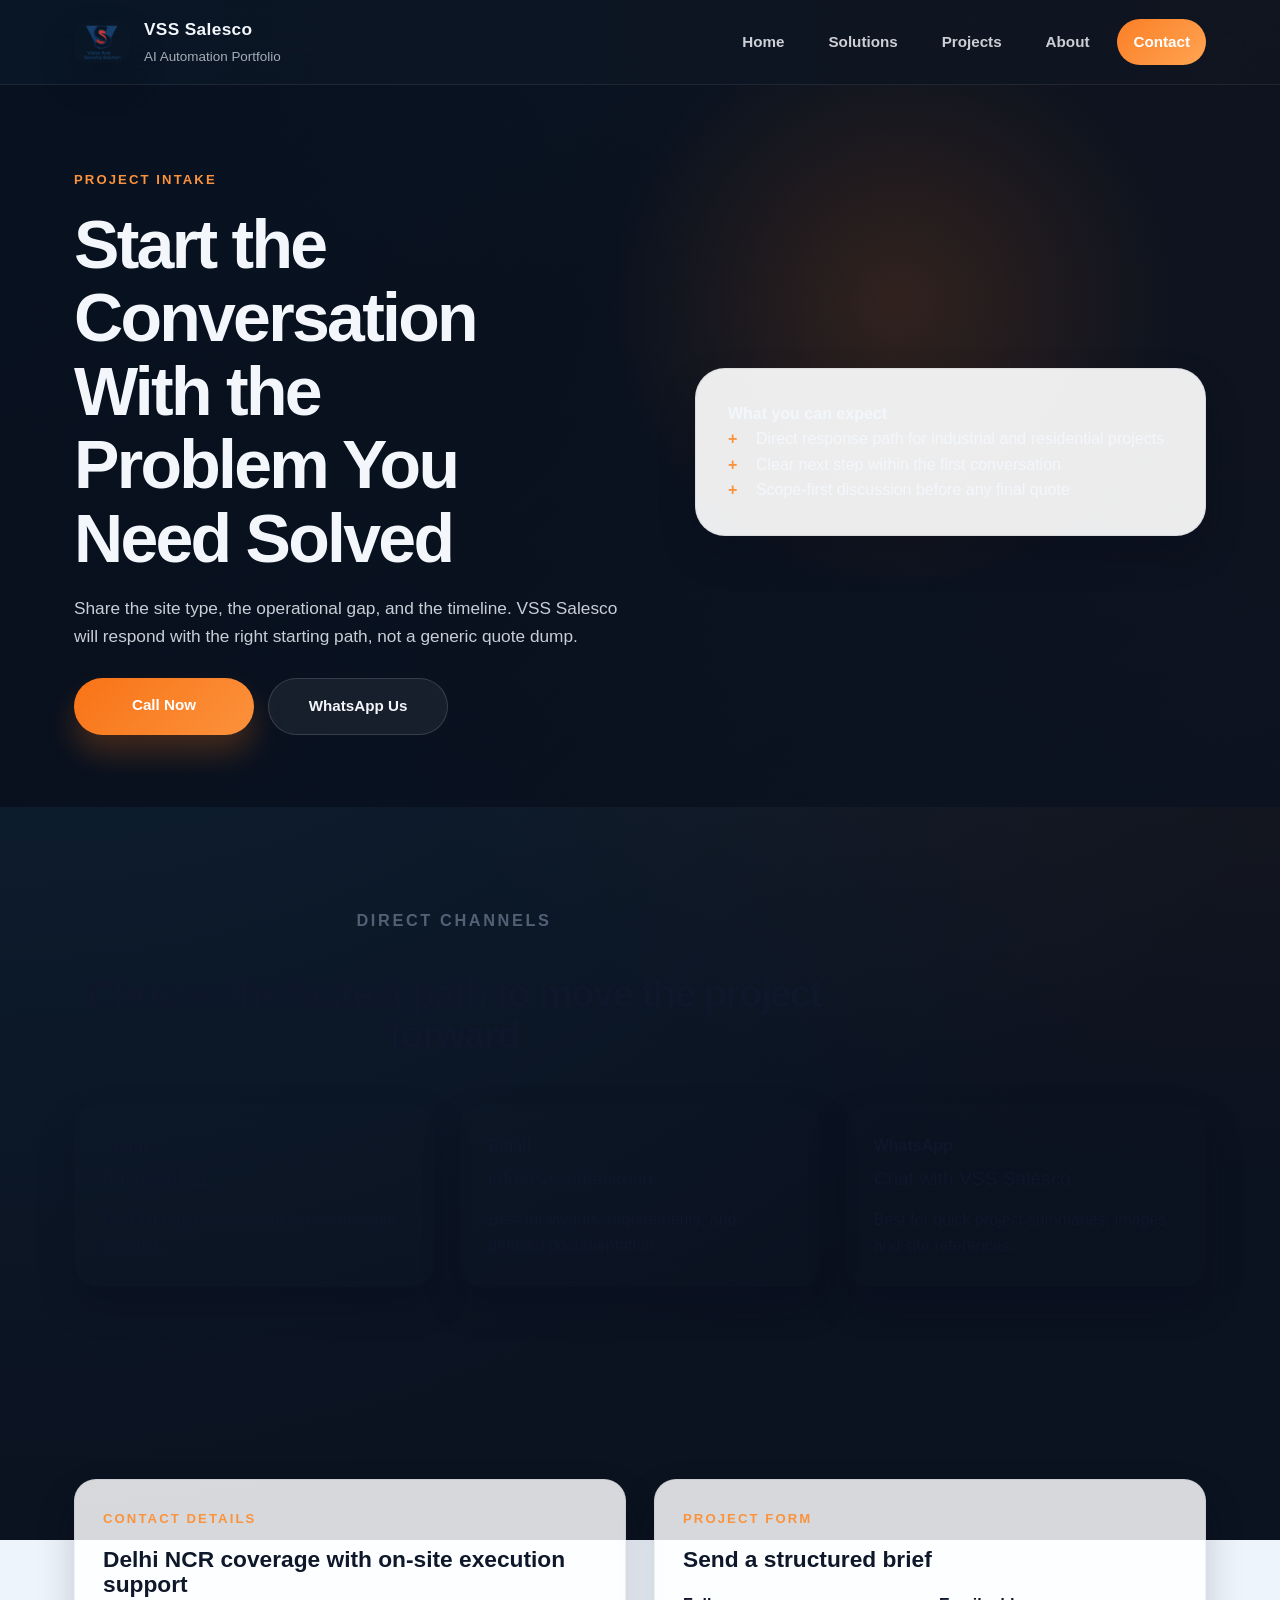
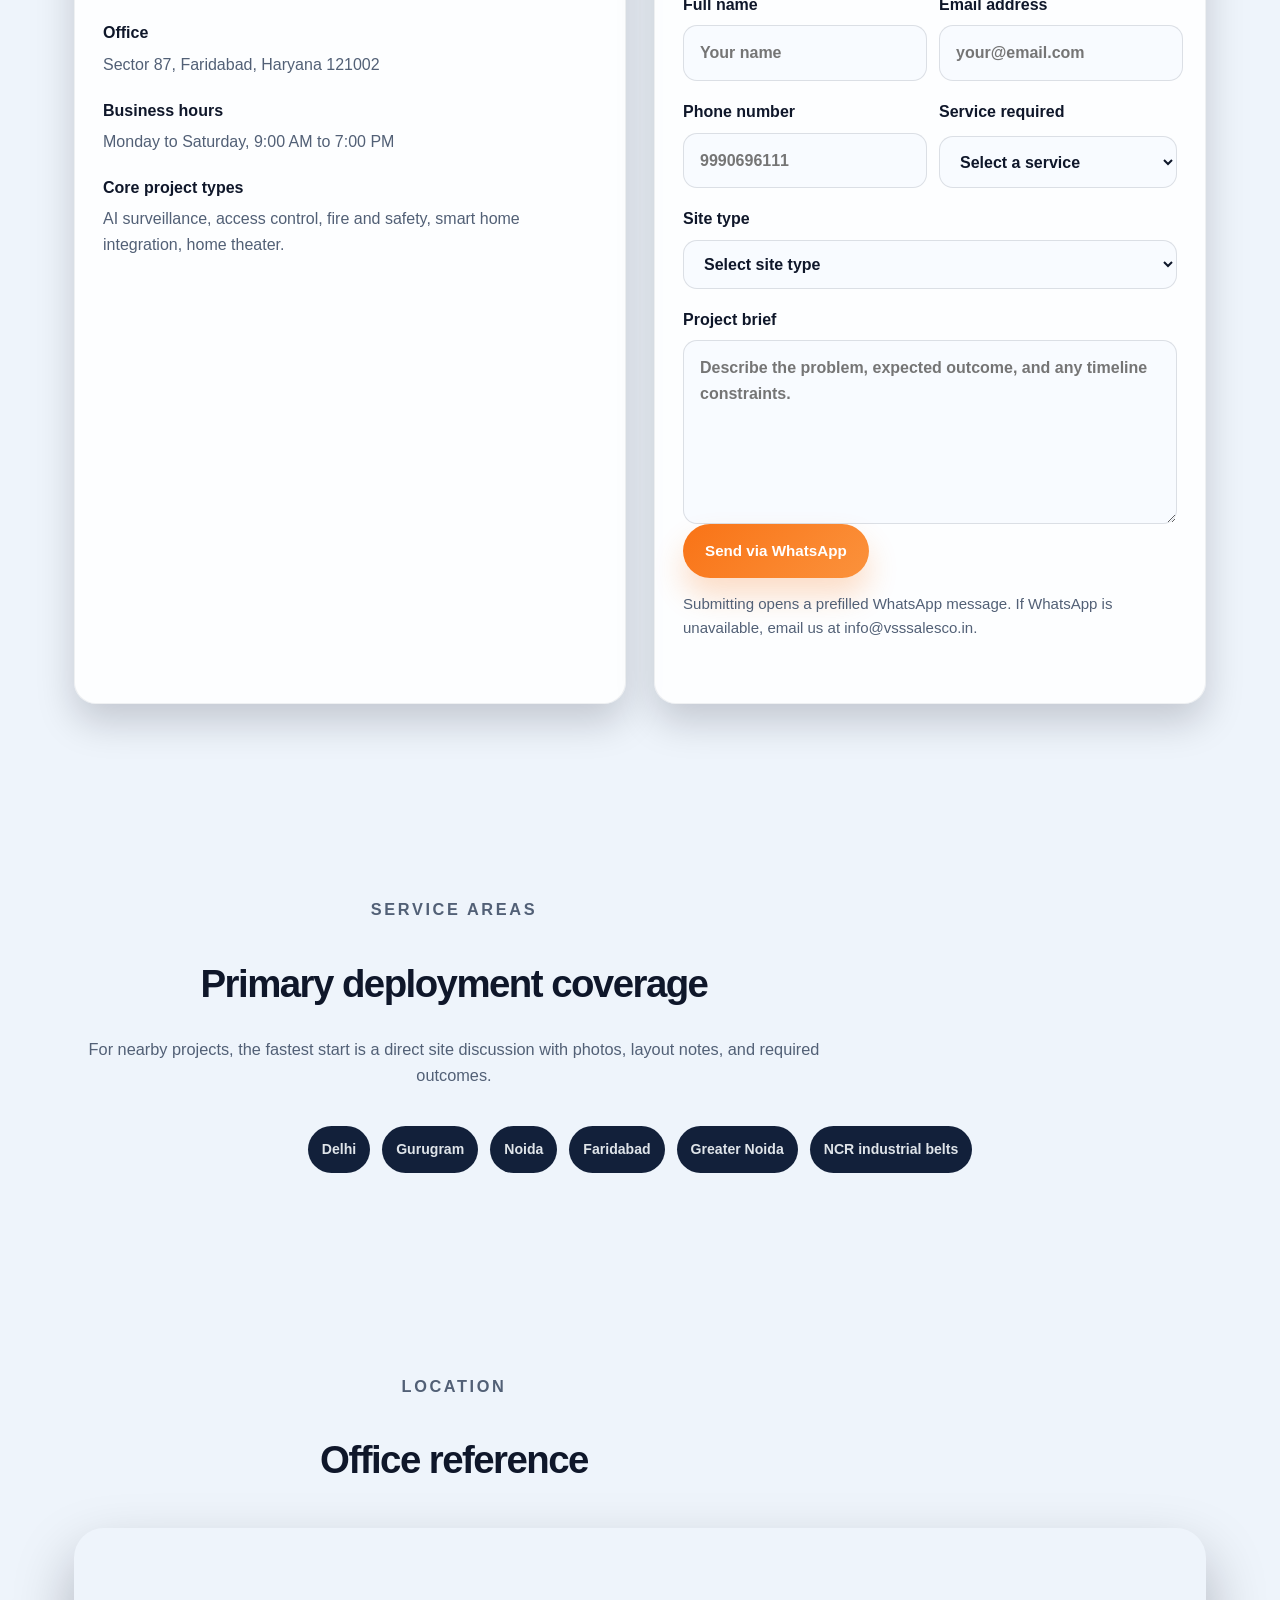
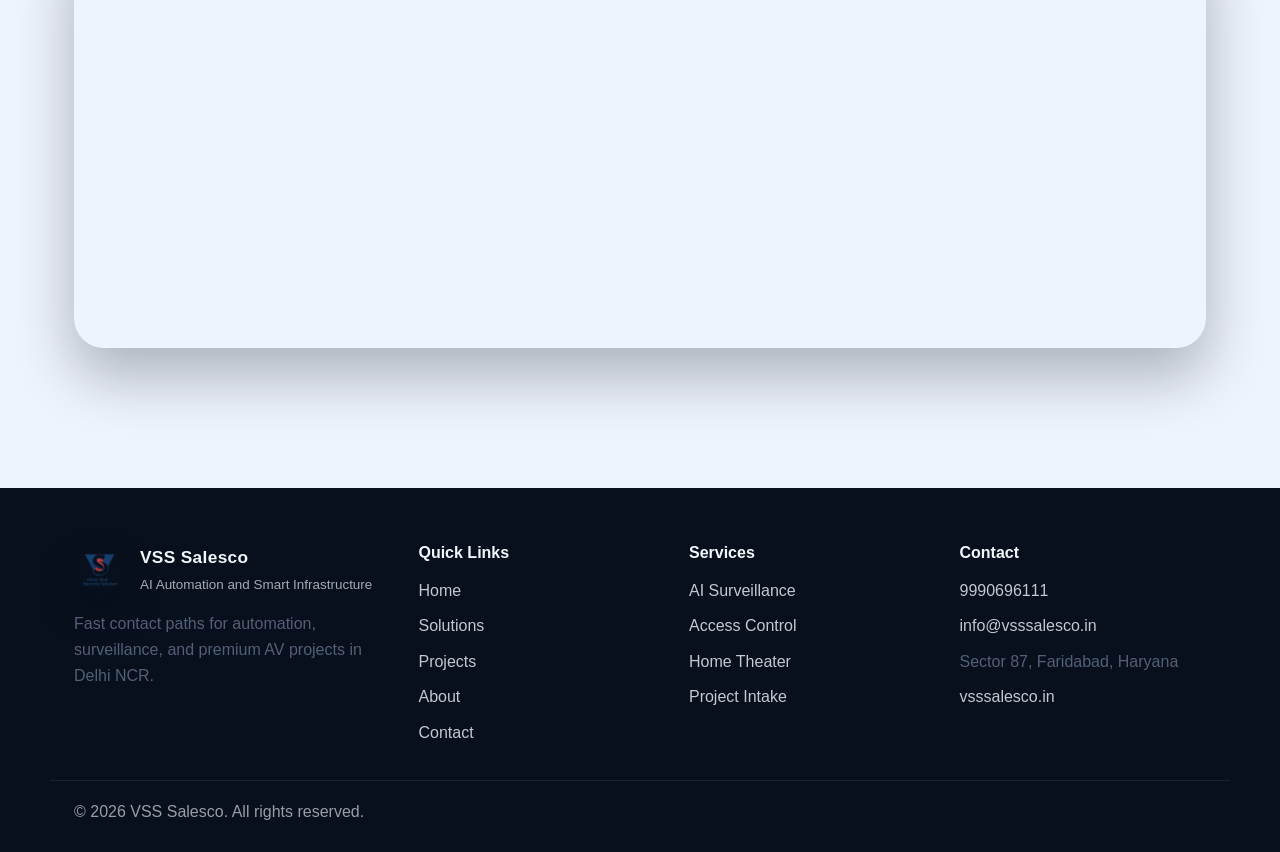
<file: contact.html>
<!DOCTYPE html>
<html lang="en">
<head>
    <meta charset="UTF-8">
    <meta name="viewport" content="width=device-width, initial-scale=1.0">
    <title>Contact VSS Salesco | Start an Automation Project</title>
    <meta name="description" content="Contact VSS Salesco for AI automation, surveillance, access control, and home theater planning in Delhi NCR.">
    <meta name="keywords" content="contact VSS Salesco, automation consultation, AI surveillance quote, home theater project discussion">
    <meta name="robots" content="index, follow">
    <meta property="og:title" content="Contact VSS Salesco | Start an Automation Project">
    <meta property="og:description" content="Get a consultation for AI surveillance, smart access, and premium AV projects in Delhi NCR.">
    <meta property="og:image" content="https://vsssalesco.in/images/logo.png">
    <meta property="og:url" content="https://vsssalesco.in/contact.html">
    <meta property="og:type" content="website">
    <meta property="og:locale" content="en_IN">
    <link rel="canonical" href="https://vsssalesco.in/contact.html">
    <link rel="icon" type="image/png" href="images/logo.png">
    <link rel="stylesheet" href="style.css">
    <script type="application/ld+json">
    {
        "@context": "https://schema.org",
        "@type": "ContactPage",
        "name": "Contact VSS Salesco",
        "url": "https://vsssalesco.in/contact.html",
        "mainEntity": {
            "@type": "LocalBusiness",
            "name": "VSS Salesco",
            "telephone": "+91-9990696111",
            "email": "info@vsssalesco.in",
            "address": {
                "@type": "PostalAddress",
                "streetAddress": "Sector 87",
                "addressLocality": "Faridabad",
                "addressRegion": "Haryana",
                "postalCode": "121002",
                "addressCountry": "IN"
            }
        }
    }
    </script>
</head>
<body data-page="contact">
    <header class="site-header">
        <div class="container header-inner">
            <a href="index.html" class="brand-mark" aria-label="VSS Salesco home">
                <img src="images/logo.png" alt="VSS Salesco logo" width="56" height="56">
                <span class="brand-copy">
                    <span class="brand-title">VSS Salesco</span>
                    <span class="brand-subtitle">AI Automation Portfolio</span>
                </span>
            </a>
            <button class="nav-toggle" id="navToggle" type="button" aria-expanded="false" aria-controls="navMenu" aria-label="Open navigation">
                <span></span>
                <span></span>
                <span></span>
            </button>
            <nav class="nav-menu" id="navMenu" aria-label="Main navigation">
                <a href="index.html" class="nav-link">Home</a>
                <a href="automation.html" class="nav-link">Solutions</a>
                <a href="projects.html" class="nav-link">Projects</a>
                <a href="index.html#story" class="nav-link">About</a>
                <a href="contact.html" class="nav-link nav-cta active">Contact</a>
            </nav>
        </div>
    </header>

    <main>
        <section class="page-hero contact-hero">
            <div class="container page-hero-grid">
                <div>
                    <p class="eyebrow">Project intake</p>
                    <h1>Start the Conversation With the Problem You Need Solved</h1>
                    <p class="page-intro">Share the site type, the operational gap, and the timeline. VSS Salesco will respond with the right starting path, not a generic quote dump.</p>
                    <div class="hero-actions">
                        <a href="tel:+919990696111" class="btn btn-primary">Call Now</a>
                        <a href="https://wa.me/919990696111" class="btn btn-secondary">WhatsApp Us</a>
                    </div>
                </div>
                <div class="contact-promise reveal">
                    <div class="promise-card">
                        <strong>What you can expect</strong>
                        <ul class="check-list">
                            <li>Direct response path for industrial and residential projects</li>
                            <li>Clear next step within the first conversation</li>
                            <li>Scope-first discussion before any final quote</li>
                        </ul>
                    </div>
                </div>
            </div>
        </section>

        <section class="content-section">
            <div class="container">
                <div class="section-heading narrow center">
                    <p class="eyebrow">Direct channels</p>
                    <h2>Choose the fastest path to move the project forward</h2>
                </div>
                <div class="contact-channel-grid">
                    <a class="channel-card reveal" href="tel:+919990696111">
                        <strong>Phone</strong>
                        <span>9990696111</span>
                        <p>Best for urgent site discussions and rapid scoping.</p>
                    </a>
                    <a class="channel-card reveal" href="mailto:info@vsssalesco.in">
                        <strong>Email</strong>
                        <span>info@vsssalesco.in</span>
                        <p>Best for layouts, requirements, and detailed documentation.</p>
                    </a>
                    <a class="channel-card reveal" href="https://wa.me/919990696111">
                        <strong>WhatsApp</strong>
                        <span>Chat with VSS Salesco</span>
                        <p>Best for quick project summaries, images, and site references.</p>
                    </a>
                </div>
            </div>
        </section>

        <section class="alt-section">
            <div class="container contact-layout">
                <div class="contact-details-panel reveal">
                    <p class="eyebrow">Contact details</p>
                    <h2>Delhi NCR coverage with on-site execution support</h2>
                    <div class="detail-stack">
                        <div>
                            <strong>Office</strong>
                            <p>Sector 87, Faridabad, Haryana 121002</p>
                        </div>
                        <div>
                            <strong>Business hours</strong>
                            <p>Monday to Saturday, 9:00 AM to 7:00 PM</p>
                        </div>
                        <div>
                            <strong>Core project types</strong>
                            <p>AI surveillance, access control, fire and safety, smart home integration, home theater.</p>
                        </div>
                    </div>
                </div>
                <div class="contact-form-panel reveal">
                    <p class="eyebrow">Project form</p>
                    <h2>Send a structured brief</h2>
                    <form id="contactForm" class="project-form">
                        <div class="form-grid">
                            <label>
                                Full name
                                <input type="text" id="name" name="name" required placeholder="Your name">
                            </label>
                            <label>
                                Email address
                                <input type="email" id="email" name="email" required placeholder="your@email.com">
                            </label>
                            <label>
                                Phone number
                                <input type="tel" id="phone" name="phone" required placeholder="9990696111">
                            </label>
                            <label>
                                Service required
                                <select id="service" name="service" required>
                                    <option value="">Select a service</option>
                                    <option value="AI Surveillance">AI Surveillance</option>
                                    <option value="Access Control">Access Control</option>
                                    <option value="Fire and Safety">Fire and Safety</option>
                                    <option value="Home Theater">Home Theater</option>
                                    <option value="Integrated Smart Home">Integrated Smart Home</option>
                                </select>
                            </label>
                            <label class="full-span">
                                Site type
                                <select id="siteType" name="siteType" required>
                                    <option value="">Select site type</option>
                                    <option value="Factory or Plant">Factory or Plant</option>
                                    <option value="Office or Commercial Site">Office or Commercial Site</option>
                                    <option value="Villa or Premium Home">Villa or Premium Home</option>
                                    <option value="Warehouse or Yard">Warehouse or Yard</option>
                                    <option value="Other">Other</option>
                                </select>
                            </label>
                            <label class="full-span">
                                Project brief
                                <textarea id="message" name="message" rows="6" required placeholder="Describe the problem, expected outcome, and any timeline constraints."></textarea>
                            </label>
                        </div>
                        <button type="submit" class="btn btn-primary">Send via WhatsApp</button>
                        <p class="form-note">Submitting opens a prefilled WhatsApp message. If WhatsApp is unavailable, email us at <a href="mailto:info@vsssalesco.in">info@vsssalesco.in</a>.</p>
                        <p id="formStatus" class="form-status" aria-live="polite"></p>
                    </form>
                </div>
            </div>
        </section>

        <section class="content-section">
            <div class="container">
                <div class="section-heading narrow center">
                    <p class="eyebrow">Service areas</p>
                    <h2>Primary deployment coverage</h2>
                    <p>For nearby projects, the fastest start is a direct site discussion with photos, layout notes, and required outcomes.</p>
                </div>
                <div class="badge-grid area-grid">
                    <span>Delhi</span>
                    <span>Gurugram</span>
                    <span>Noida</span>
                    <span>Faridabad</span>
                    <span>Greater Noida</span>
                    <span>NCR industrial belts</span>
                </div>
            </div>
        </section>

        <section class="map-section">
            <div class="container">
                <div class="section-heading narrow center">
                    <p class="eyebrow">Location</p>
                    <h2>Office reference</h2>
                </div>
                <div class="map-frame reveal">
                    <iframe title="VSS Salesco service area map" src="https://www.google.com/maps?q=Sector%2087%20Faridabad&output=embed" loading="lazy" referrerpolicy="no-referrer-when-downgrade"></iframe>
                </div>
            </div>
        </section>
    </main>

    <footer class="site-footer">
        <div class="container footer-grid">
            <div>
                <a href="index.html" class="brand-mark footer-brand">
                    <img src="images/logo.png" alt="VSS Salesco logo" width="52" height="52">
                    <span class="brand-copy">
                        <span class="brand-title">VSS Salesco</span>
                        <span class="brand-subtitle">AI Automation and Smart Infrastructure</span>
                    </span>
                </a>
                <p class="footer-copy">Fast contact paths for automation, surveillance, and premium AV projects in Delhi NCR.</p>
            </div>
            <div>
                <h3>Quick Links</h3>
                <ul class="footer-list">
                    <li><a href="index.html">Home</a></li>
                    <li><a href="automation.html">Solutions</a></li>
                    <li><a href="projects.html">Projects</a></li>
                    <li><a href="index.html#story">About</a></li>
                    <li><a href="contact.html">Contact</a></li>
                </ul>
            </div>
            <div>
                <h3>Services</h3>
                <ul class="footer-list">
                    <li><a href="automation.html">AI Surveillance</a></li>
                    <li><a href="automation.html">Access Control</a></li>
                    <li><a href="home-theater.html">Home Theater</a></li>
                    <li><a href="contact.html">Project Intake</a></li>
                </ul>
            </div>
            <div>
                <h3>Contact</h3>
                <ul class="footer-list footer-contact-list">
                    <li><a href="tel:+919990696111">9990696111</a></li>
                    <li><a href="mailto:info@vsssalesco.in">info@vsssalesco.in</a></li>
                    <li>Sector 87, Faridabad, Haryana</li>
                    <li><a href="https://vsssalesco.in">vsssalesco.in</a></li>
                </ul>
            </div>
        </div>
        <div class="container footer-bottom">
            <p>&copy; 2026 VSS Salesco. All rights reserved.</p>
        </div>
    </footer>

    <script src="script.js"></script>
</body>
</html>
</file>
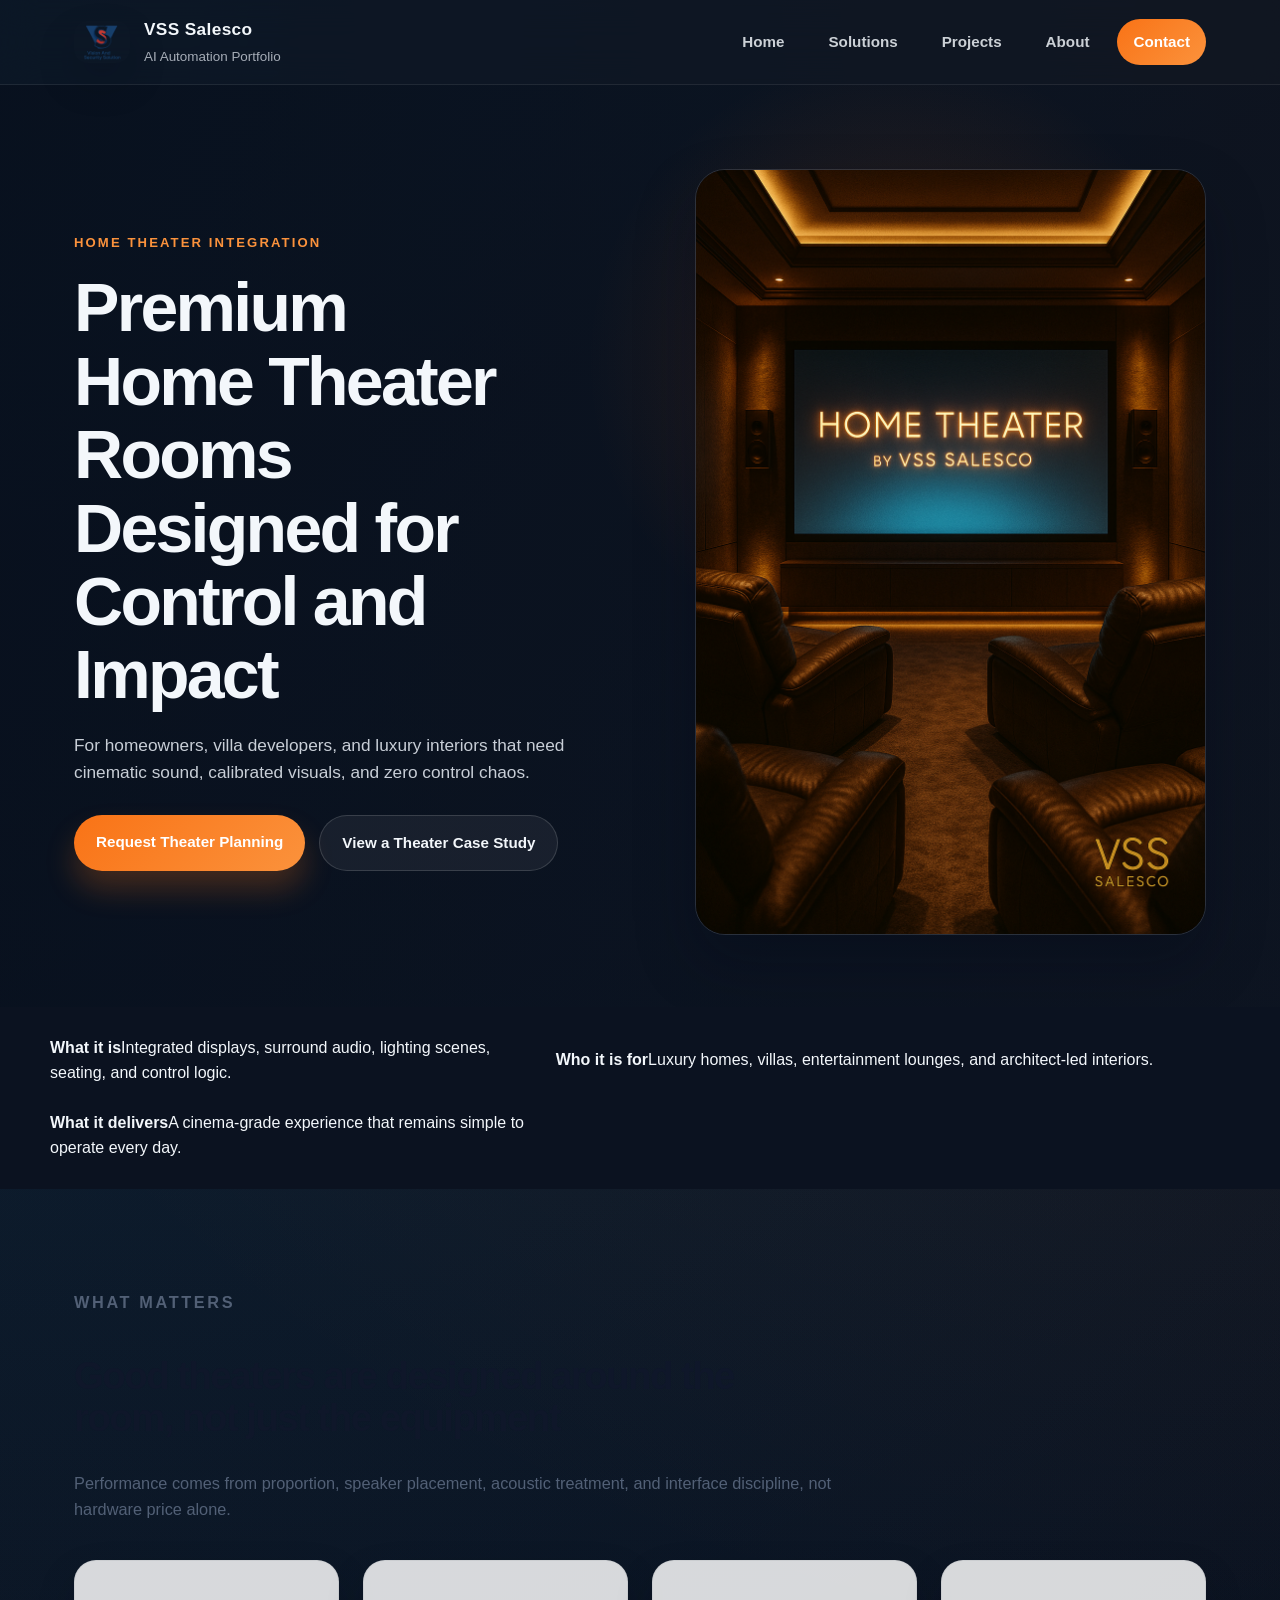
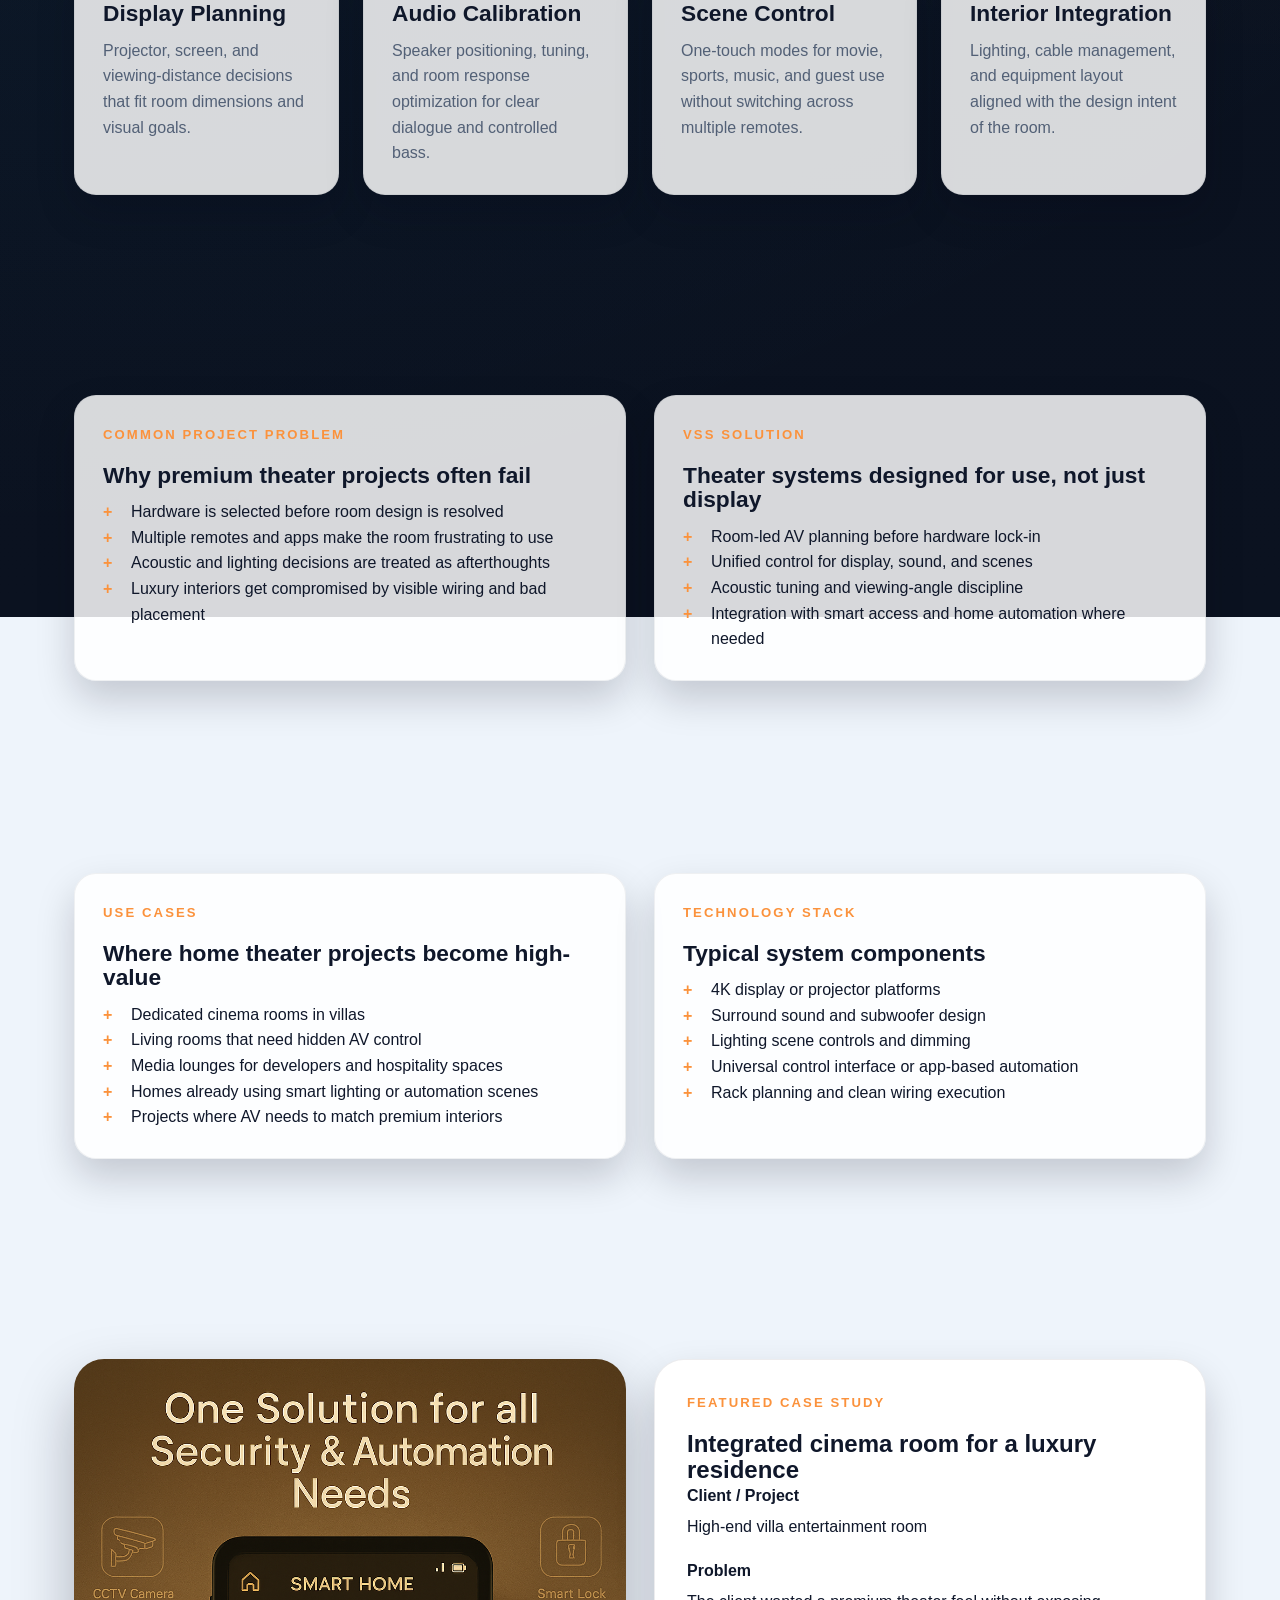
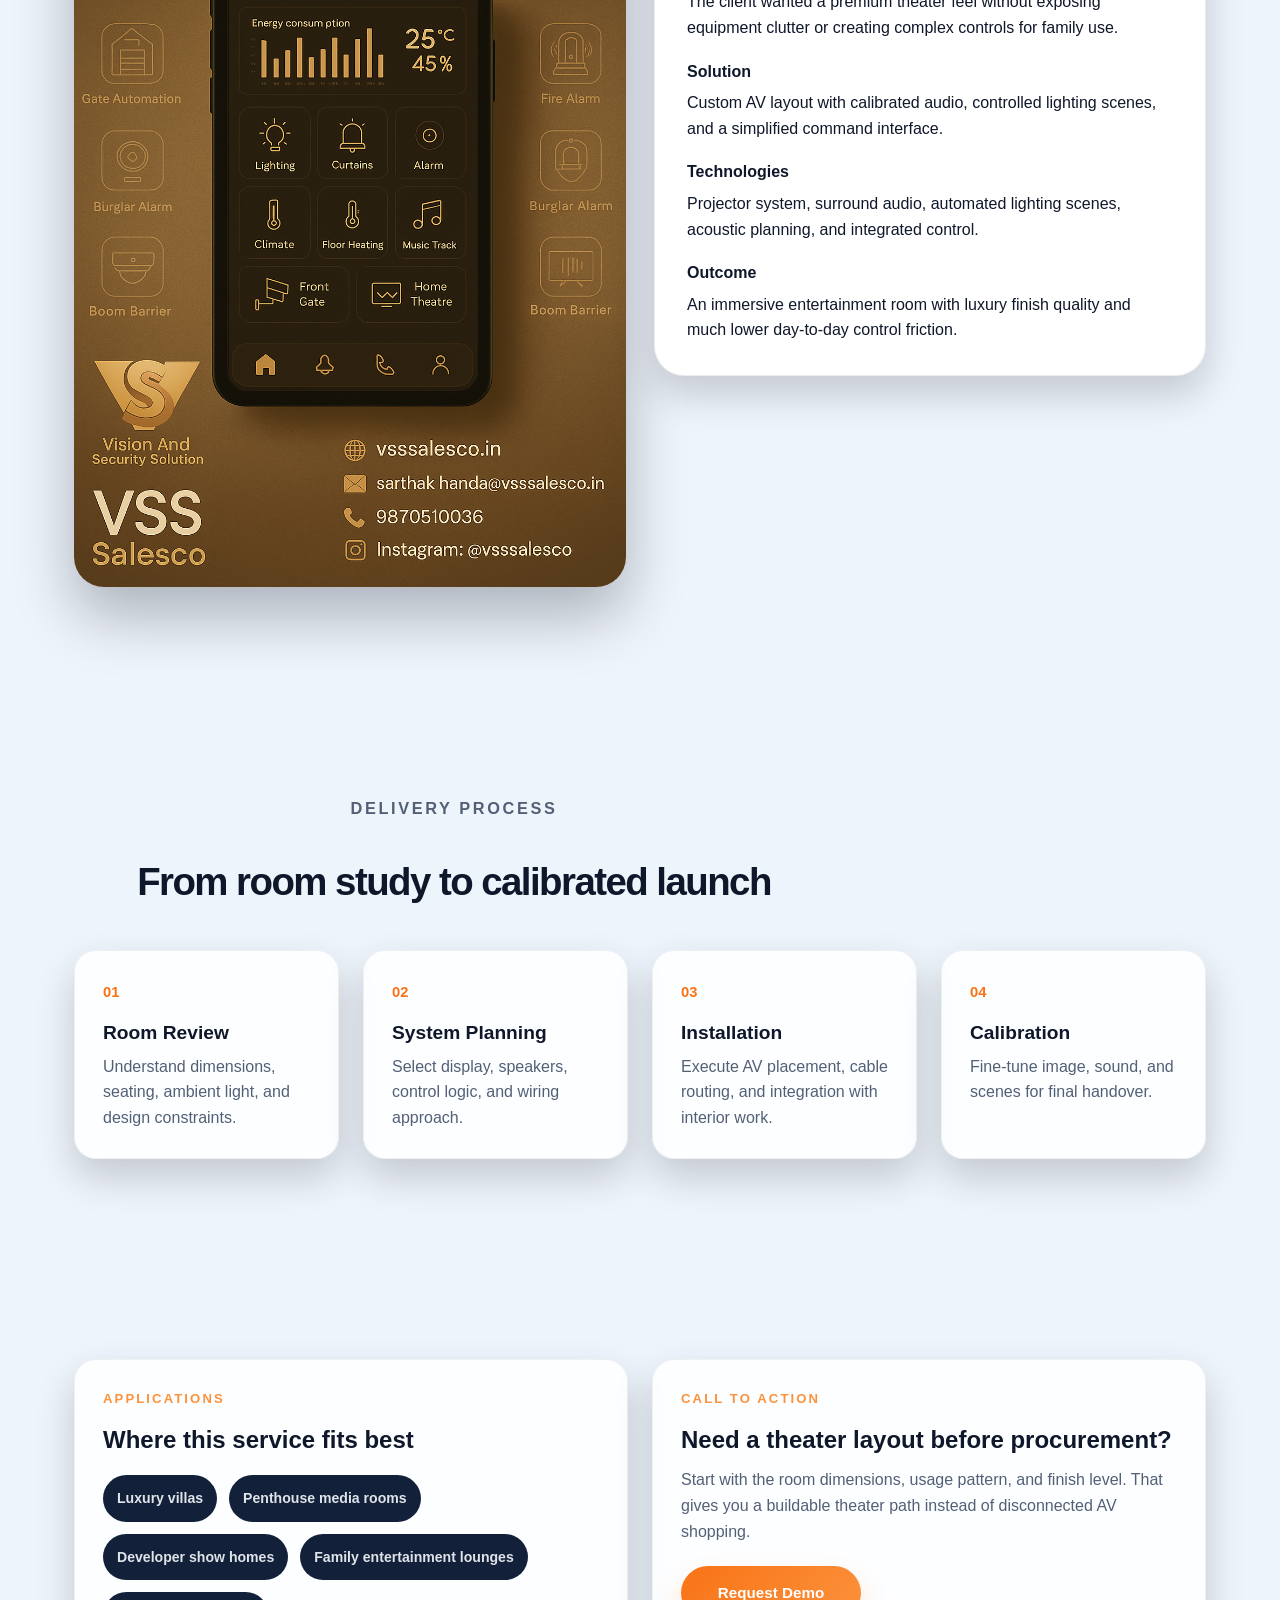
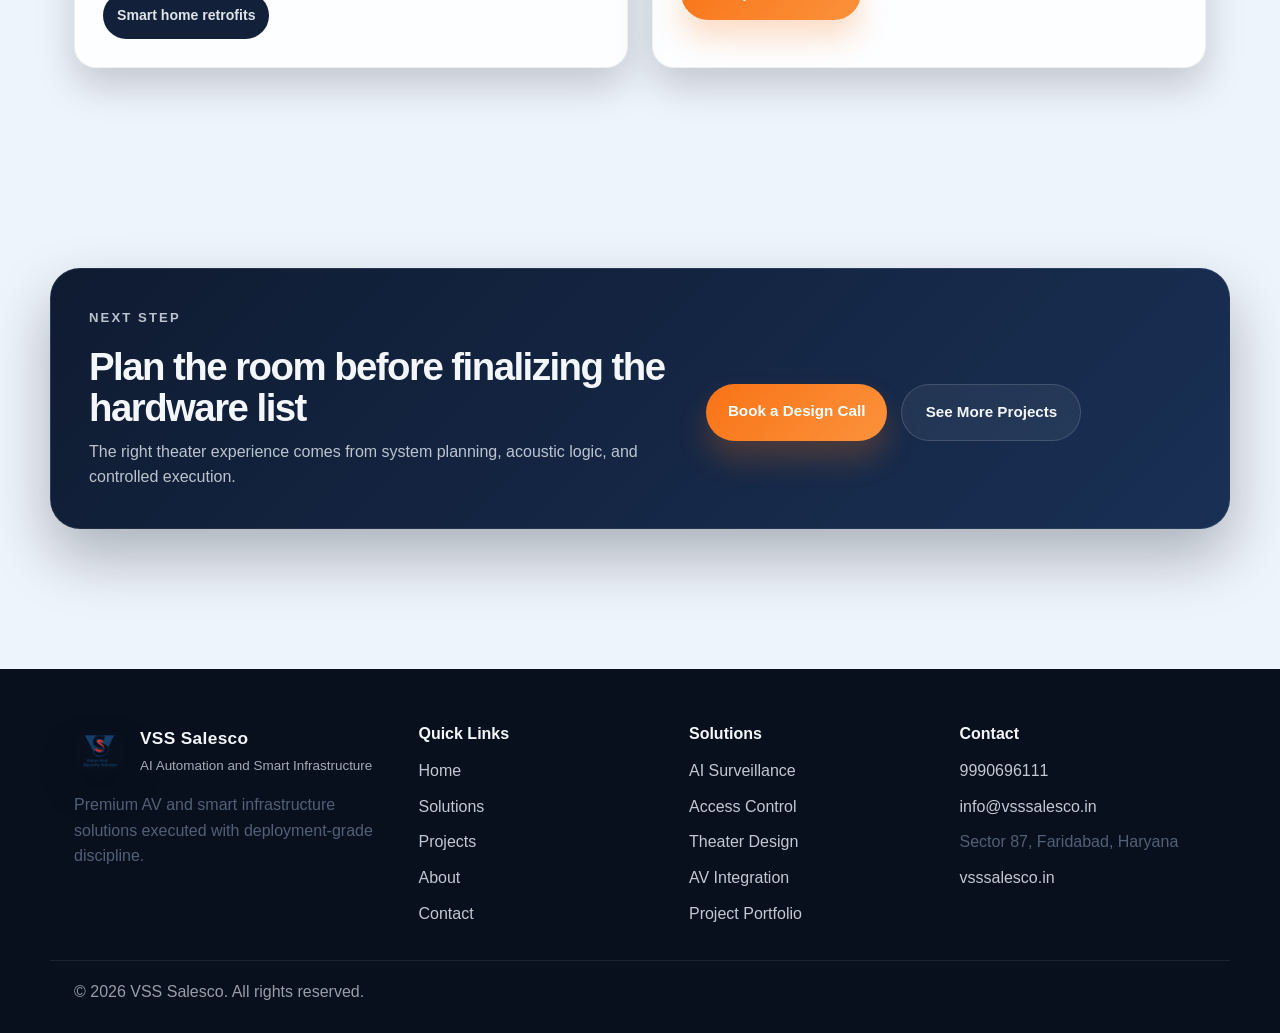
<file: home-theater.html>
<!DOCTYPE html>
<html lang="en">
<head>
    <meta charset="UTF-8">
    <meta name="viewport" content="width=device-width, initial-scale=1.0">
    <title>Home Theater and AV Integration | VSS Salesco</title>
    <meta name="description" content="VSS Salesco designs immersive home theaters and integrated AV environments with lighting scenes, smart control, calibrated audio, and premium viewing experiences.">
    <meta name="keywords" content="home theater Delhi NCR, AV integration, projector setup, surround sound calibration, smart theater control">
    <meta name="robots" content="index, follow">
    <meta property="og:title" content="Home Theater and AV Integration | VSS Salesco">
    <meta property="og:description" content="Premium home theater environments designed with acoustic discipline, clean control, and luxury-grade finish.">
    <meta property="og:image" content="https://vsssalesco.in/images/20250622_2144_Luxury%20Home%20Theater%20Setup_simple_compose_01jyc6mddbecarhdptf84sh6nm.png">
    <meta property="og:url" content="https://vsssalesco.in/home-theater.html">
    <meta property="og:type" content="website">
    <meta property="og:locale" content="en_IN">
    <link rel="canonical" href="https://vsssalesco.in/home-theater.html">
    <link rel="icon" type="image/png" href="images/logo.png">
    <link rel="stylesheet" href="style.css">
    <script type="application/ld+json">
    {
        "@context": "https://schema.org",
        "@type": "Service",
        "name": "Home Theater and AV Integration",
        "provider": {
            "@type": "LocalBusiness",
            "name": "VSS Salesco",
            "url": "https://vsssalesco.in"
        },
        "areaServed": "Delhi NCR",
        "serviceType": [
            "Home Theater Installation",
            "Acoustic Planning",
            "Audio Calibration",
            "Smart AV Control"
        ],
        "description": "Premium home theater systems with projector planning, surround sound calibration, smart scenes, and integrated control."
    }
    </script>
</head>
<body data-page="home-theater">
    <header class="site-header">
        <div class="container header-inner">
            <a href="index.html" class="brand-mark" aria-label="VSS Salesco home">
                <img src="images/logo.png" alt="VSS Salesco logo" width="56" height="56">
                <span class="brand-copy">
                    <span class="brand-title">VSS Salesco</span>
                    <span class="brand-subtitle">AI Automation Portfolio</span>
                </span>
            </a>
            <button class="nav-toggle" id="navToggle" type="button" aria-expanded="false" aria-controls="navMenu" aria-label="Open navigation">
                <span></span>
                <span></span>
                <span></span>
            </button>
            <nav class="nav-menu" id="navMenu" aria-label="Main navigation">
                <a href="index.html" class="nav-link">Home</a>
                <a href="automation.html" class="nav-link">Solutions</a>
                <a href="projects.html" class="nav-link">Projects</a>
                <a href="index.html#story" class="nav-link">About</a>
                <a href="contact.html" class="nav-link nav-cta">Contact</a>
            </nav>
        </div>
    </header>

    <main>
        <section class="page-hero">
            <div class="container page-hero-grid">
                <div>
                    <p class="eyebrow">Home theater integration</p>
                    <h1>Premium Home Theater Rooms Designed for Control and Impact</h1>
                    <p class="page-intro">For homeowners, villa developers, and luxury interiors that need cinematic sound, calibrated visuals, and zero control chaos.</p>
                    <div class="hero-actions">
                        <a href="contact.html" class="btn btn-primary">Request Theater Planning</a>
                        <a href="#theater-case" class="btn btn-secondary">View a Theater Case Study</a>
                    </div>
                </div>
                <div class="page-hero-visual reveal">
                    <img src="images/20250622_2144_Luxury Home Theater Setup_simple_compose_01jyc6mddbecarhdptf84sh6nm.png" alt="Luxury home theater room" width="860" height="960">
                </div>
            </div>
        </section>

        <section class="outcome-band">
            <div class="container outcome-grid">
                <article><strong>What it is</strong><span>Integrated displays, surround audio, lighting scenes, seating, and control logic.</span></article>
                <article><strong>Who it is for</strong><span>Luxury homes, villas, entertainment lounges, and architect-led interiors.</span></article>
                <article><strong>What it delivers</strong><span>A cinema-grade experience that remains simple to operate every day.</span></article>
            </div>
        </section>

        <section class="content-section">
            <div class="container">
                <div class="section-heading narrow">
                    <p class="eyebrow">What matters</p>
                    <h2>Good theaters are designed around the room, not just the equipment</h2>
                    <p>Performance comes from proportion, speaker placement, acoustic treatment, and interface discipline, not hardware price alone.</p>
                </div>
                <div class="feature-grid">
                    <article class="feature-panel reveal">
                        <h3>Display Planning</h3>
                        <p>Projector, screen, and viewing-distance decisions that fit room dimensions and visual goals.</p>
                    </article>
                    <article class="feature-panel reveal">
                        <h3>Audio Calibration</h3>
                        <p>Speaker positioning, tuning, and room response optimization for clear dialogue and controlled bass.</p>
                    </article>
                    <article class="feature-panel reveal">
                        <h3>Scene Control</h3>
                        <p>One-touch modes for movie, sports, music, and guest use without switching across multiple remotes.</p>
                    </article>
                    <article class="feature-panel reveal">
                        <h3>Interior Integration</h3>
                        <p>Lighting, cable management, and equipment layout aligned with the design intent of the room.</p>
                    </article>
                </div>
            </div>
        </section>

        <section class="problem-solution-section">
            <div class="container split-grid">
                <article class="stack-card reveal">
                    <p class="eyebrow">Common project problem</p>
                    <h2>Why premium theater projects often fail</h2>
                    <ul class="check-list">
                        <li>Hardware is selected before room design is resolved</li>
                        <li>Multiple remotes and apps make the room frustrating to use</li>
                        <li>Acoustic and lighting decisions are treated as afterthoughts</li>
                        <li>Luxury interiors get compromised by visible wiring and bad placement</li>
                    </ul>
                </article>
                <article class="stack-card reveal">
                    <p class="eyebrow">VSS solution</p>
                    <h2>Theater systems designed for use, not just display</h2>
                    <ul class="check-list">
                        <li>Room-led AV planning before hardware lock-in</li>
                        <li>Unified control for display, sound, and scenes</li>
                        <li>Acoustic tuning and viewing-angle discipline</li>
                        <li>Integration with smart access and home automation where needed</li>
                    </ul>
                </article>
            </div>
        </section>

        <section class="alt-section">
            <div class="container split-grid">
                <div class="stack-card reveal">
                    <p class="eyebrow">Use cases</p>
                    <h2>Where home theater projects become high-value</h2>
                    <ul class="check-list">
                        <li>Dedicated cinema rooms in villas</li>
                        <li>Living rooms that need hidden AV control</li>
                        <li>Media lounges for developers and hospitality spaces</li>
                        <li>Homes already using smart lighting or automation scenes</li>
                        <li>Projects where AV needs to match premium interiors</li>
                    </ul>
                </div>
                <div class="stack-card reveal">
                    <p class="eyebrow">Technology stack</p>
                    <h2>Typical system components</h2>
                    <ul class="check-list">
                        <li>4K display or projector platforms</li>
                        <li>Surround sound and subwoofer design</li>
                        <li>Lighting scene controls and dimming</li>
                        <li>Universal control interface or app-based automation</li>
                        <li>Rack planning and clean wiring execution</li>
                    </ul>
                </div>
            </div>
        </section>

        <section class="case-study-section" id="theater-case">
            <div class="container case-study-layout">
                <div class="case-study-media reveal">
                    <img src="images/20250622_2231_Smart Home Automation Poster_remix_01jyc996fpe5m8hybmrp2tw4ch.png" alt="Home theater case study visual" loading="lazy" decoding="async">
                </div>
                <div class="case-study-copy reveal">
                    <p class="eyebrow">Featured case study</p>
                    <h2>Integrated cinema room for a luxury residence</h2>
                    <div class="case-study-block">
                        <strong>Client / Project</strong>
                        <p>High-end villa entertainment room</p>
                    </div>
                    <div class="case-study-block">
                        <strong>Problem</strong>
                        <p>The client wanted a premium theater feel without exposing equipment clutter or creating complex controls for family use.</p>
                    </div>
                    <div class="case-study-block">
                        <strong>Solution</strong>
                        <p>Custom AV layout with calibrated audio, controlled lighting scenes, and a simplified command interface.</p>
                    </div>
                    <div class="case-study-block">
                        <strong>Technologies</strong>
                        <p>Projector system, surround audio, automated lighting scenes, acoustic planning, and integrated control.</p>
                    </div>
                    <div class="case-study-block">
                        <strong>Outcome</strong>
                        <p>An immersive entertainment room with luxury finish quality and much lower day-to-day control friction.</p>
                    </div>
                </div>
            </div>
        </section>

        <section class="process-section">
            <div class="container">
                <div class="section-heading narrow center">
                    <p class="eyebrow">Delivery process</p>
                    <h2>From room study to calibrated launch</h2>
                </div>
                <div class="timeline-grid">
                    <article class="timeline-item reveal">
                        <span>01</span>
                        <h3>Room Review</h3>
                        <p>Understand dimensions, seating, ambient light, and design constraints.</p>
                    </article>
                    <article class="timeline-item reveal">
                        <span>02</span>
                        <h3>System Planning</h3>
                        <p>Select display, speakers, control logic, and wiring approach.</p>
                    </article>
                    <article class="timeline-item reveal">
                        <span>03</span>
                        <h3>Installation</h3>
                        <p>Execute AV placement, cable routing, and integration with interior work.</p>
                    </article>
                    <article class="timeline-item reveal">
                        <span>04</span>
                        <h3>Calibration</h3>
                        <p>Fine-tune image, sound, and scenes for final handover.</p>
                    </article>
                </div>
            </div>
        </section>

        <section class="credentials-section">
            <div class="container credentials-grid">
                <article class="credential-card reveal">
                    <p class="eyebrow">Applications</p>
                    <h2>Where this service fits best</h2>
                    <div class="badge-grid">
                        <span>Luxury villas</span>
                        <span>Penthouse media rooms</span>
                        <span>Developer show homes</span>
                        <span>Family entertainment lounges</span>
                        <span>Smart home retrofits</span>
                    </div>
                </article>
                <article class="credential-card reveal">
                    <p class="eyebrow">Call to action</p>
                    <h2>Need a theater layout before procurement?</h2>
                    <p class="panel-copy">Start with the room dimensions, usage pattern, and finish level. That gives you a buildable theater path instead of disconnected AV shopping.</p>
                    <a href="contact.html" class="btn btn-primary">Request Demo</a>
                </article>
            </div>
        </section>

        <section class="cta-section">
            <div class="container cta-panel reveal">
                <div>
                    <p class="eyebrow">Next step</p>
                    <h2>Plan the room before finalizing the hardware list</h2>
                    <p>The right theater experience comes from system planning, acoustic logic, and controlled execution.</p>
                </div>
                <div class="cta-actions">
                    <a href="contact.html" class="btn btn-primary">Book a Design Call</a>
                    <a href="index.html#work" class="btn btn-secondary">See More Projects</a>
                </div>
            </div>
        </section>
    </main>

    <footer class="site-footer">
        <div class="container footer-grid">
            <div>
                <a href="index.html" class="brand-mark footer-brand">
                    <img src="images/logo.png" alt="VSS Salesco logo" width="52" height="52">
                    <span class="brand-copy">
                        <span class="brand-title">VSS Salesco</span>
                        <span class="brand-subtitle">AI Automation and Smart Infrastructure</span>
                    </span>
                </a>
                <p class="footer-copy">Premium AV and smart infrastructure solutions executed with deployment-grade discipline.</p>
            </div>
            <div>
                <h3>Quick Links</h3>
                <ul class="footer-list">
                    <li><a href="index.html">Home</a></li>
                    <li><a href="automation.html">Solutions</a></li>
                    <li><a href="projects.html">Projects</a></li>
                    <li><a href="index.html#story">About</a></li>
                    <li><a href="contact.html">Contact</a></li>
                </ul>
            </div>
            <div>
                <h3>Solutions</h3>
                <ul class="footer-list">
                    <li><a href="automation.html">AI Surveillance</a></li>
                    <li><a href="automation.html">Access Control</a></li>
                    <li><a href="home-theater.html">Theater Design</a></li>
                    <li><a href="home-theater.html">AV Integration</a></li>
                    <li><a href="projects.html">Project Portfolio</a></li>
                </ul>
            </div>
            <div>
                <h3>Contact</h3>
                <ul class="footer-list footer-contact-list">
                    <li><a href="tel:+919990696111">9990696111</a></li>
                    <li><a href="mailto:info@vsssalesco.in">info@vsssalesco.in</a></li>
                    <li>Sector 87, Faridabad, Haryana</li>
                    <li><a href="https://vsssalesco.in">vsssalesco.in</a></li>
                </ul>
            </div>
        </div>
        <div class="container footer-bottom">
            <p>&copy; 2026 VSS Salesco. All rights reserved.</p>
        </div>
    </footer>

    <script src="script.js"></script>
</body>
</html>
</file>
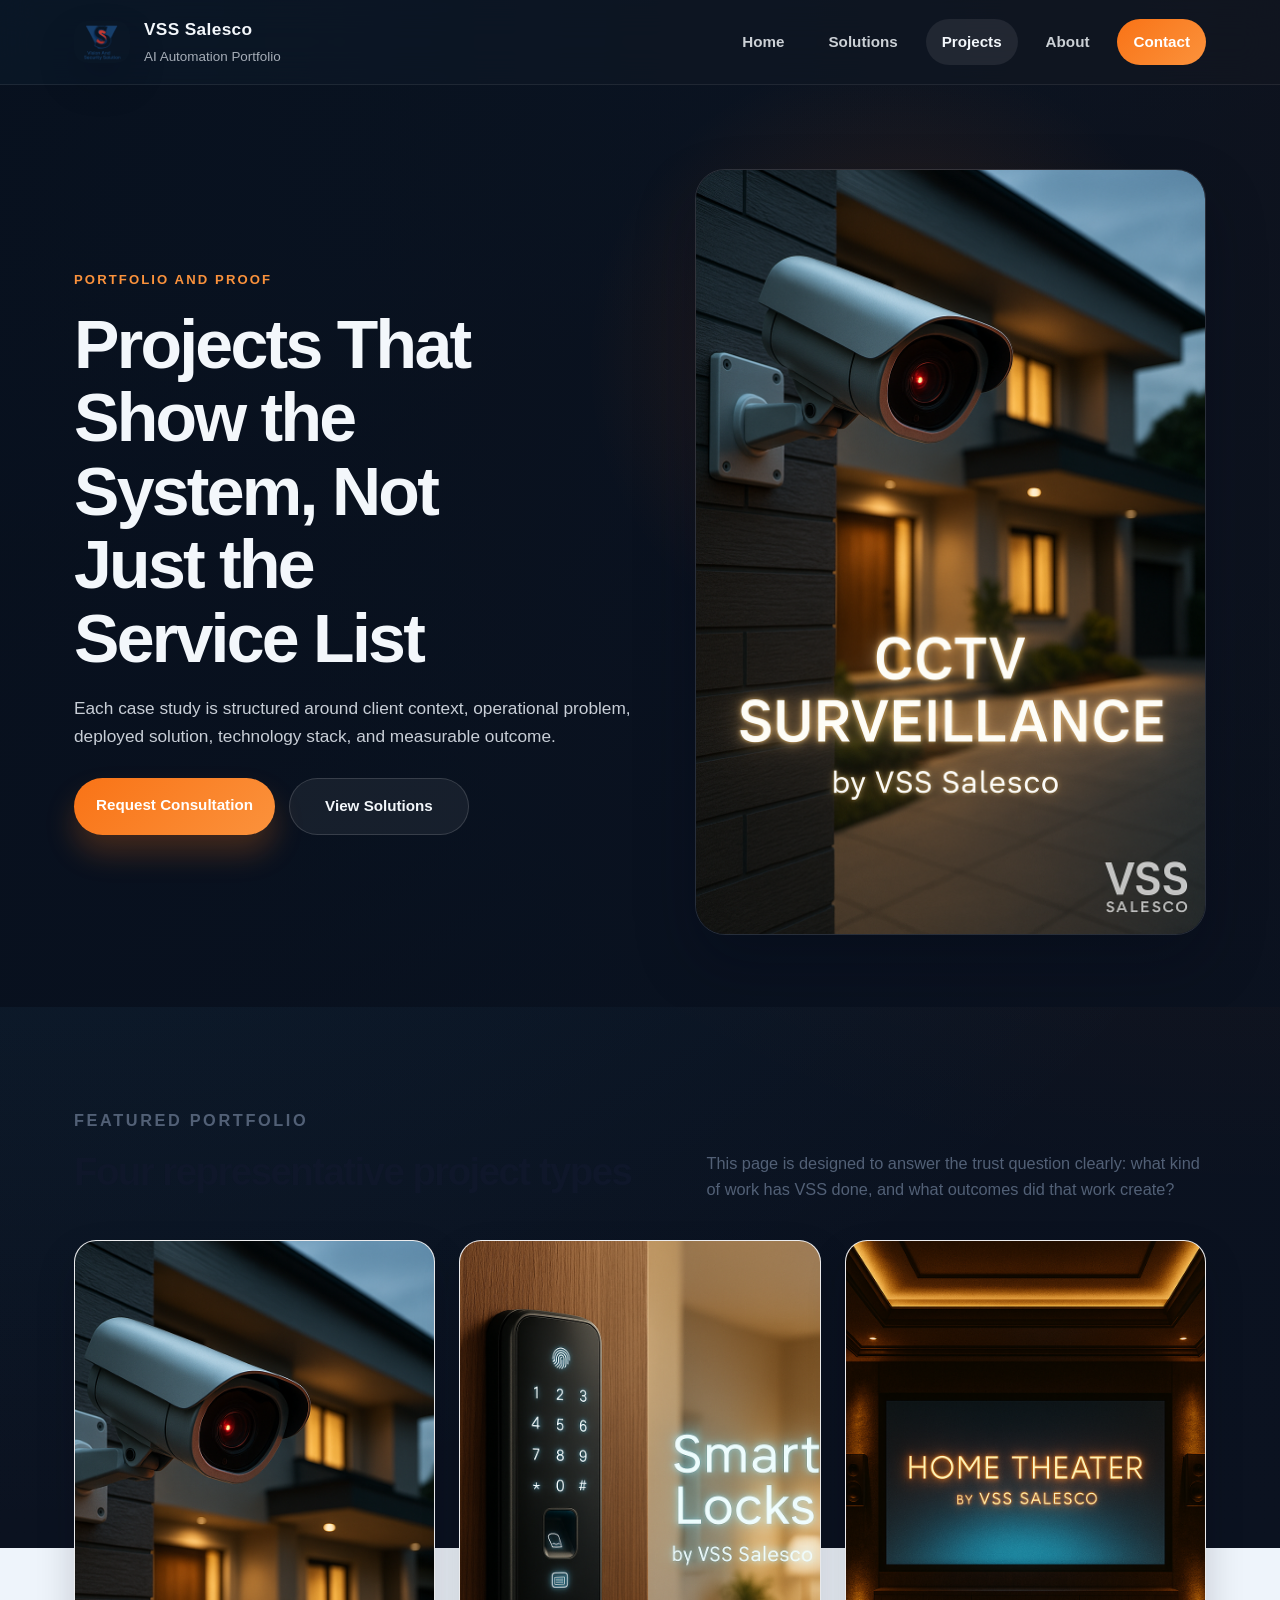
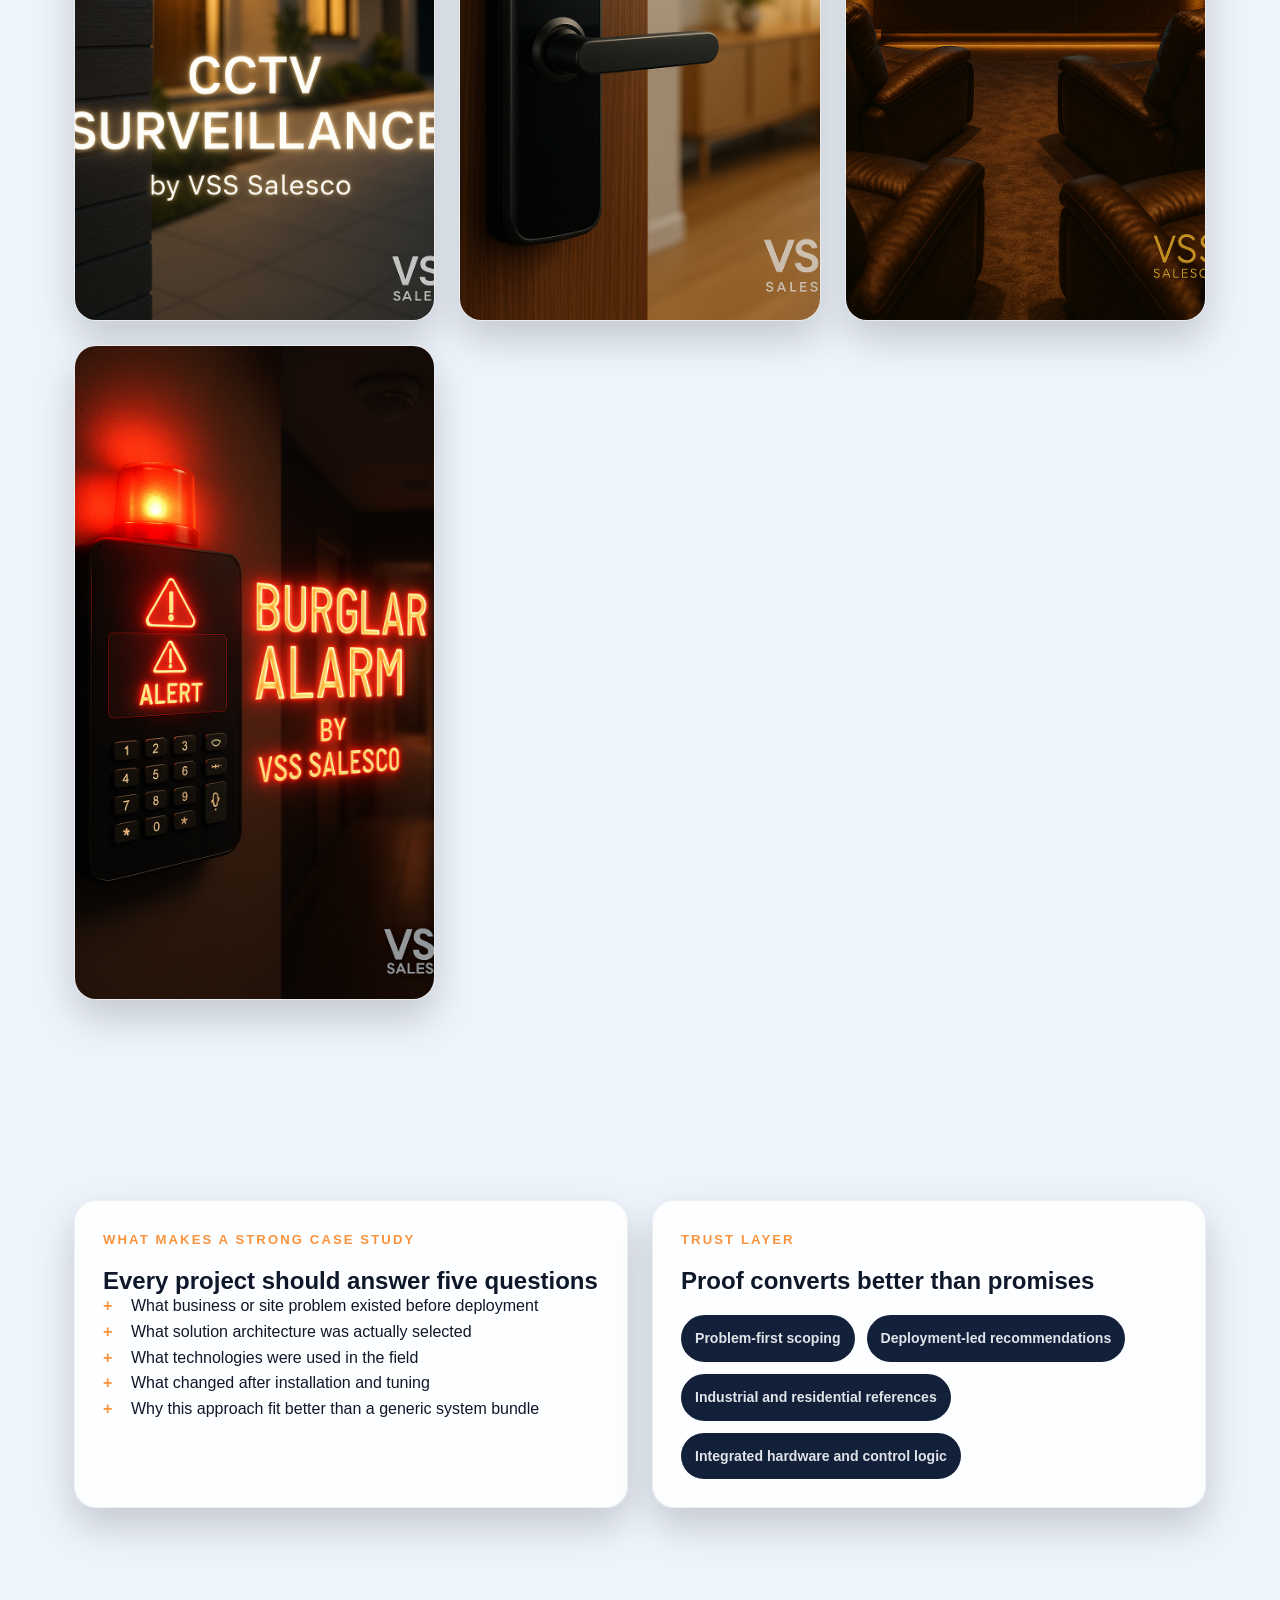
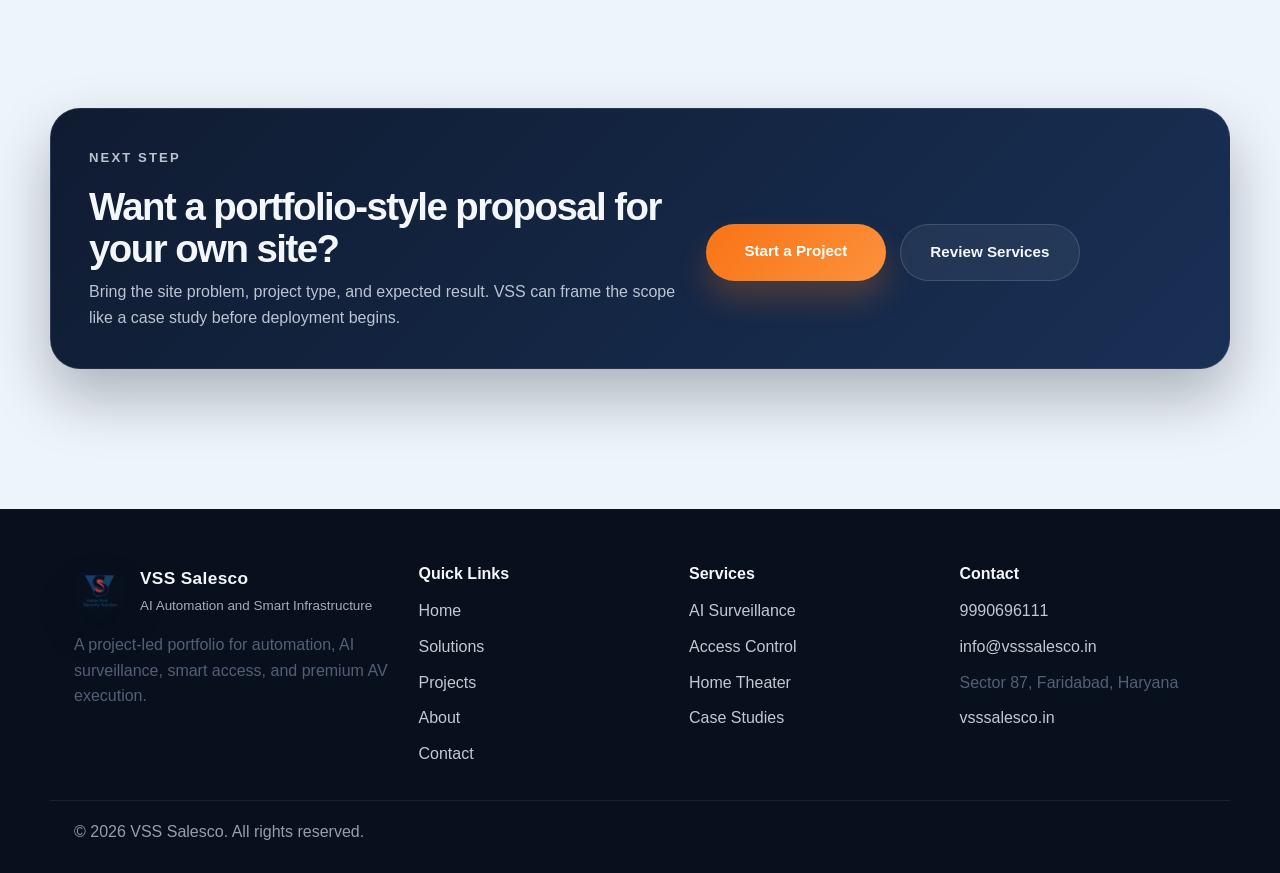
<file: projects.html>
<!DOCTYPE html>
<html lang="en">
<head>
    <meta charset="UTF-8">
    <meta name="viewport" content="width=device-width, initial-scale=1.0">
    <title>Projects and Case Studies | VSS Salesco</title>
    <meta name="description" content="Explore VSS Salesco projects in AI surveillance, smart automation, access control, and home theater integration across Delhi NCR.">
    <meta name="keywords" content="VSS Salesco projects, AI surveillance case study, smart automation portfolio, home theater portfolio, access control projects">
    <meta name="robots" content="index, follow">
    <meta property="og:title" content="Projects and Case Studies | VSS Salesco">
    <meta property="og:description" content="A portfolio of automation, surveillance, access control, and theater projects structured by problem, solution, and outcome.">
    <meta property="og:image" content="https://vsssalesco.in/images/20250622_2147_Modern CCTV Security_simple_compose_01jyc6r8fve2r9m92gsxjxsemx.png">
    <meta property="og:url" content="https://vsssalesco.in/projects.html">
    <meta property="og:type" content="website">
    <meta property="og:locale" content="en_IN">
    <link rel="canonical" href="https://vsssalesco.in/projects.html">
    <link rel="icon" type="image/png" href="images/logo.png">
    <link rel="stylesheet" href="style.css">
</head>
<body data-page="projects">
    <header class="site-header">
        <div class="container header-inner">
            <a href="index.html" class="brand-mark" aria-label="VSS Salesco home">
                <img src="images/logo.png" alt="VSS Salesco logo" width="56" height="56">
                <span class="brand-copy">
                    <span class="brand-title">VSS Salesco</span>
                    <span class="brand-subtitle">AI Automation Portfolio</span>
                </span>
            </a>
            <button class="nav-toggle" id="navToggle" type="button" aria-expanded="false" aria-controls="navMenu" aria-label="Open navigation">
                <span></span>
                <span></span>
                <span></span>
            </button>
            <nav class="nav-menu" id="navMenu" aria-label="Main navigation">
                <a href="index.html" class="nav-link">Home</a>
                <a href="automation.html" class="nav-link">Solutions</a>
                <a href="projects.html" class="nav-link active">Projects</a>
                <a href="index.html#story" class="nav-link">About</a>
                <a href="contact.html" class="nav-link nav-cta">Contact</a>
            </nav>
        </div>
    </header>

    <main>
        <section class="page-hero">
            <div class="container page-hero-grid">
                <div>
                    <p class="eyebrow">Portfolio and proof</p>
                    <h1>Projects That Show the System, Not Just the Service List</h1>
                    <p class="page-intro">Each case study is structured around client context, operational problem, deployed solution, technology stack, and measurable outcome.</p>
                    <div class="hero-actions">
                        <a href="contact.html" class="btn btn-primary">Request Consultation</a>
                        <a href="automation.html" class="btn btn-secondary">View Solutions</a>
                    </div>
                </div>
                <div class="page-hero-visual reveal">
                    <img src="images/20250622_2147_Modern CCTV Security_simple_compose_01jyc6r8fve2r9m92gsxjxsemx.png" alt="VSS Salesco portfolio hero" width="860" height="960">
                </div>
            </div>
        </section>

        <section class="content-section">
            <div class="container">
                <div class="section-heading">
                    <div>
                        <p class="eyebrow">Featured portfolio</p>
                        <h2>Four representative project types</h2>
                    </div>
                    <p>This page is designed to answer the trust question clearly: what kind of work has VSS done, and what outcomes did that work create?</p>
                </div>
                <div class="case-study-grid projects-grid">
                    <article class="case-card reveal">
                        <img src="images/20250622_2147_Modern CCTV Security_simple_compose_01jyc6r8fve2r9m92gsxjxsemx.png" alt="Industrial AI monitoring case study" loading="lazy" decoding="async">
                        <div class="case-body">
                            <p class="case-tag">AI Vision / Industry</p>
                            <h3>Industrial AI Monitoring System</h3>
                            <p><strong>Client:</strong> Steel manufacturing plant</p>
                            <p><strong>Problem:</strong> Workers removing helmets inside active production areas.</p>
                            <p><strong>Solution:</strong> Computer vision safety detection with real-time alert routing.</p>
                            <p><strong>Outcome:</strong> Higher safety visibility, faster intervention, and stronger compliance discipline.</p>
                        </div>
                    </article>
                    <article class="case-card reveal">
                        <img src="images/20250622_2148_Futuristic Smart Door Lock_simple_compose_01jyc6w9jtejrsjv4a2svp40a8.png" alt="Smart home automation case study" loading="lazy" decoding="async">
                        <div class="case-body">
                            <p class="case-tag">Automation / Residence</p>
                            <h3>Unified Smart Home Access Setup</h3>
                            <p><strong>Client:</strong> Premium residence in Faridabad</p>
                            <p><strong>Problem:</strong> Entry control and device control were spread across different systems.</p>
                            <p><strong>Solution:</strong> Smart locks, scene control, and simplified mobile automation.</p>
                            <p><strong>Outcome:</strong> Cleaner user flow, stronger security control, and easier guest handling.</p>
                        </div>
                    </article>
                    <article class="case-card reveal">
                        <img src="images/20250622_2144_Luxury Home Theater Setup_simple_compose_01jyc6mddbecarhdptf84sh6nm.png" alt="Home theater project case study" loading="lazy" decoding="async">
                        <div class="case-body">
                            <p class="case-tag">Home Theater / AV</p>
                            <h3>Luxury Home Theater Installation</h3>
                            <p><strong>Client:</strong> Villa entertainment room</p>
                            <p><strong>Problem:</strong> Client wanted premium cinema impact without control complexity.</p>
                            <p><strong>Solution:</strong> Display planning, calibrated sound, scene lighting, and unified control.</p>
                            <p><strong>Outcome:</strong> High-end theater experience with simple daily usability.</p>
                        </div>
                    </article>
                    <article class="case-card reveal">
                        <img src="images/20250622_2146_Modern Security Alarm_simple_compose_01jyc6t024e4abp9wweypdv7zx.png" alt="Security surveillance system case study" loading="lazy" decoding="async">
                        <div class="case-body">
                            <p class="case-tag">Security / Commercial</p>
                            <h3>Security Surveillance System Upgrade</h3>
                            <p><strong>Client:</strong> Commercial office facility</p>
                            <p><strong>Problem:</strong> Existing monitoring lacked coverage logic and response structure.</p>
                            <p><strong>Solution:</strong> Redesigned surveillance zones with integrated alerts and access coverage.</p>
                            <p><strong>Outcome:</strong> Better perimeter visibility and more actionable security operations.</p>
                        </div>
                    </article>
                </div>
            </div>
        </section>

        <section class="credentials-section">
            <div class="container credentials-grid">
                <article class="credential-card reveal">
                    <p class="eyebrow">What makes a strong case study</p>
                    <h2>Every project should answer five questions</h2>
                    <ul class="check-list">
                        <li>What business or site problem existed before deployment</li>
                        <li>What solution architecture was actually selected</li>
                        <li>What technologies were used in the field</li>
                        <li>What changed after installation and tuning</li>
                        <li>Why this approach fit better than a generic system bundle</li>
                    </ul>
                </article>
                <article class="credential-card reveal">
                    <p class="eyebrow">Trust layer</p>
                    <h2>Proof converts better than promises</h2>
                    <div class="badge-grid">
                        <span>Problem-first scoping</span>
                        <span>Deployment-led recommendations</span>
                        <span>Industrial and residential references</span>
                        <span>Integrated hardware and control logic</span>
                    </div>
                </article>
            </div>
        </section>

        <section class="cta-section">
            <div class="container cta-panel reveal">
                <div>
                    <p class="eyebrow">Next step</p>
                    <h2>Want a portfolio-style proposal for your own site?</h2>
                    <p>Bring the site problem, project type, and expected result. VSS can frame the scope like a case study before deployment begins.</p>
                </div>
                <div class="cta-actions">
                    <a href="contact.html" class="btn btn-primary">Start a Project</a>
                    <a href="automation.html" class="btn btn-secondary">Review Services</a>
                </div>
            </div>
        </section>
    </main>

    <footer class="site-footer">
        <div class="container footer-grid">
            <div>
                <a href="index.html" class="brand-mark footer-brand">
                    <img src="images/logo.png" alt="VSS Salesco logo" width="52" height="52">
                    <span class="brand-copy">
                        <span class="brand-title">VSS Salesco</span>
                        <span class="brand-subtitle">AI Automation and Smart Infrastructure</span>
                    </span>
                </a>
                <p class="footer-copy">A project-led portfolio for automation, AI surveillance, smart access, and premium AV execution.</p>
            </div>
            <div>
                <h3>Quick Links</h3>
                <ul class="footer-list">
                    <li><a href="index.html">Home</a></li>
                    <li><a href="automation.html">Solutions</a></li>
                    <li><a href="projects.html">Projects</a></li>
                    <li><a href="index.html#story">About</a></li>
                    <li><a href="contact.html">Contact</a></li>
                </ul>
            </div>
            <div>
                <h3>Services</h3>
                <ul class="footer-list">
                    <li><a href="automation.html">AI Surveillance</a></li>
                    <li><a href="automation.html">Access Control</a></li>
                    <li><a href="home-theater.html">Home Theater</a></li>
                    <li><a href="projects.html">Case Studies</a></li>
                </ul>
            </div>
            <div>
                <h3>Contact</h3>
                <ul class="footer-list footer-contact-list">
                    <li><a href="tel:+919990696111">9990696111</a></li>
                    <li><a href="mailto:info@vsssalesco.in">info@vsssalesco.in</a></li>
                    <li>Sector 87, Faridabad, Haryana</li>
                    <li><a href="https://vsssalesco.in">vsssalesco.in</a></li>
                </ul>
            </div>
        </div>
        <div class="container footer-bottom">
            <p>&copy; 2026 VSS Salesco. All rights reserved.</p>
        </div>
    </footer>

    <script src="script.js"></script>
</body>
</html>
</file>
<file: style.css>
:root {
    --bg: #0b1220;
    --bg-soft: #121c31;
    --panel: rgba(15, 22, 40, 0.78);
    --panel-solid: #13203b;
    --panel-light: #edf3fb;
    --text: #f3f7fb;
    --text-dark: #0f172a;
    --muted: #94a3b8;
    --muted-dark: #526076;
    --line: rgba(148, 163, 184, 0.18);
    --line-strong: rgba(148, 163, 184, 0.32);
    --accent: #f97316;
    --accent-soft: #fb923c;
    --accent-alt: #38bdf8;
    --success: #22c55e;
    --shadow-lg: 0 28px 60px rgba(2, 8, 23, 0.28);
    --shadow-md: 0 18px 38px rgba(2, 8, 23, 0.18);
    --radius-xl: 30px;
    --radius-lg: 22px;
    --radius-md: 16px;
    --container: 1180px;
    --transition: 220ms ease;
}

* {
    box-sizing: border-box;
    margin: 0;
    padding: 0;
}

html {
    scroll-behavior: smooth;
}

body {
    background:
        radial-gradient(circle at top left, rgba(56, 189, 248, 0.12), transparent 36%),
        radial-gradient(circle at top right, rgba(249, 115, 22, 0.12), transparent 28%),
        linear-gradient(180deg, #09111f 0%, #0b1220 38%, #eef4fb 38%, #eef4fb 100%);
    color: var(--text-dark);
    font-family: "Trebuchet MS", "Segoe UI", sans-serif;
    line-height: 1.6;
}

img {
    display: block;
    height: auto;
    max-width: 100%;
}

a {
    color: inherit;
    text-decoration: none;
}

button,
input,
select,
textarea {
    font: inherit;
}

button {
    border: 0;
    cursor: pointer;
}

ul {
    list-style: none;
}

.container {
    margin: 0 auto;
    max-width: var(--container);
    padding: 0 24px;
}

.site-header {
    backdrop-filter: blur(18px);
    background: rgba(9, 17, 31, 0.72);
    border-bottom: 1px solid rgba(255, 255, 255, 0.08);
    left: 0;
    position: sticky;
    top: 0;
    width: 100%;
    z-index: 50;
}

.header-inner {
    align-items: center;
    display: flex;
    justify-content: space-between;
    min-height: 84px;
}

.brand-mark {
    align-items: center;
    display: inline-flex;
    gap: 14px;
}

.brand-mark img {
    border-radius: 14px;
    box-shadow: var(--shadow-md);
}

.brand-copy {
    display: grid;
    gap: 2px;
}

.brand-title {
    color: var(--text);
    font-size: 1.08rem;
    font-weight: 700;
    letter-spacing: 0.02em;
}

.brand-subtitle {
    color: rgba(226, 232, 240, 0.72);
    font-size: 0.84rem;
}

.nav-menu {
    align-items: center;
    display: flex;
    gap: 12px;
}

.nav-link {
    border-radius: 999px;
    color: rgba(241, 245, 249, 0.84);
    font-size: 0.95rem;
    font-weight: 600;
    padding: 11px 16px;
    transition: background-color var(--transition), color var(--transition), transform var(--transition);
}

.nav-link:hover,
.nav-link.active {
    background: rgba(255, 255, 255, 0.08);
    color: var(--text);
}

.nav-cta {
    background: linear-gradient(135deg, var(--accent), var(--accent-soft));
    color: #fff;
}

.nav-cta:hover,
.nav-cta.active {
    background: linear-gradient(135deg, #fb7f26, #ffa453);
    color: #fff;
}

.nav-toggle {
    background: transparent;
    display: none;
    flex-direction: column;
    gap: 5px;
    padding: 8px;
}

.nav-toggle span {
    background: var(--text);
    border-radius: 99px;
    display: block;
    height: 3px;
    transition: transform var(--transition), opacity var(--transition);
    width: 26px;
}

.hero,
.page-hero {
    color: var(--text);
    overflow: hidden;
    padding: 84px 0 72px;
    position: relative;
}

.hero::before,
.page-hero::before {
    background:
        linear-gradient(135deg, rgba(7, 14, 27, 0.95), rgba(9, 17, 31, 0.72)),
        linear-gradient(160deg, rgba(56, 189, 248, 0.18), transparent 35%);
    content: "";
    inset: 0;
    position: absolute;
}

.hero-home::after,
.page-hero::after {
    background: radial-gradient(circle at 70% 30%, rgba(249, 115, 22, 0.16), transparent 28%);
    content: "";
    inset: 0;
    position: absolute;
}

.hero-grid,
.page-hero-grid {
    align-items: center;
    display: grid;
    gap: 56px;
    grid-template-columns: minmax(0, 1.05fr) minmax(0, 0.95fr);
    position: relative;
    z-index: 1;
}

.eyebrow {
    color: var(--accent-soft);
    font-size: 0.82rem;
    font-weight: 700;
    letter-spacing: 0.16em;
    margin-bottom: 18px;
    text-transform: uppercase;
}

h1,
h2,
h3 {
    line-height: 1.08;
}

h1 {
    font-size: clamp(2.9rem, 6vw, 4.25rem);
    letter-spacing: -0.04em;
    max-width: 12ch;
}

.hero-text,
.page-intro {
    color: rgba(226, 232, 240, 0.88);
    font-size: 1.08rem;
    margin-top: 20px;
    max-width: 58ch;
}

.hero-actions,
.cta-actions {
    display: flex;
    flex-wrap: wrap;
    gap: 14px;
    margin-top: 28px;
}

.btn {
    border-radius: 999px;
    display: inline-flex;
    font-size: 0.95rem;
    font-weight: 700;
    justify-content: center;
    min-width: 180px;
    padding: 15px 22px;
    transition: transform var(--transition), box-shadow var(--transition), background-color var(--transition);
}

.btn:hover {
    transform: translateY(-2px);
}

.btn-primary {
    background: linear-gradient(135deg, var(--accent), var(--accent-soft));
    box-shadow: 0 18px 30px rgba(249, 115, 22, 0.24);
    color: #fff;
}

.btn-secondary {
    background: rgba(255, 255, 255, 0.06);
    border: 1px solid rgba(255, 255, 255, 0.14);
    color: var(--text);
}

.hero-proof-list {
    color: rgba(226, 232, 240, 0.82);
    display: grid;
    gap: 12px;
    margin-top: 30px;
    max-width: 58ch;
}

.hero-proof-list li,
.check-list li {
    padding-left: 28px;
    position: relative;
}

.hero-proof-list li::before,
.check-list li::before {
    color: var(--accent-soft);
    content: "+";
    font-weight: 700;
    left: 0;
    position: absolute;
    top: 0;
}

.hero-visual,
.page-hero-visual {
    position: relative;
}

.hero-frame {
    aspect-ratio: 0.88;
    border: 1px solid rgba(255, 255, 255, 0.12);
    border-radius: var(--radius-xl);
    box-shadow: var(--shadow-lg);
    overflow: hidden;
    position: relative;
}

.hero-frame::after {
    background: linear-gradient(180deg, transparent 10%, rgba(3, 7, 18, 0.22) 100%);
    content: "";
    inset: 0;
    position: absolute;
}

.hero-frame > img,
.page-hero-visual img,
.case-card img,
.case-study-media img {
    height: 100%;
    object-fit: cover;
    width: 100%;
}

.page-hero-visual {
    border: 1px solid rgba(255, 255, 255, 0.12);
    border-radius: var(--radius-xl);
    box-shadow: var(--shadow-lg);
    overflow: hidden;
}

.scan-box {
    border: 2px solid rgba(56, 189, 248, 0.92);
    border-radius: 18px;
    position: absolute;
    z-index: 1;
}

.scan-box span {
    background: rgba(56, 189, 248, 0.94);
    border-radius: 999px;
    color: #07111f;
    display: inline-block;
    font-size: 0.72rem;
    font-weight: 700;
    left: 12px;
    padding: 6px 10px;
    position: absolute;
    top: -16px;
}

.scan-box-one {
    animation: pulseBox 3s infinite;
    height: 22%;
    left: 12%;
    top: 20%;
    width: 28%;
}

.scan-box-two {
    animation: pulseBox 3s 0.8s infinite;
    height: 18%;
    right: 14%;
    top: 52%;
    width: 32%;
}

.hero-card {
    background: rgba(7, 14, 27, 0.78);
    border: 1px solid rgba(255, 255, 255, 0.08);
    border-radius: 20px;
    box-shadow: var(--shadow-md);
    max-width: 180px;
    padding: 16px;
    position: absolute;
    z-index: 1;
}

.hero-card strong {
    color: #fff;
    display: block;
    font-size: 1.45rem;
}

.hero-card span {
    color: rgba(226, 232, 240, 0.75);
    display: block;
    font-size: 0.84rem;
    margin-top: 6px;
}

.hero-card-top {
    right: -20px;
    top: 12%;
}

.hero-card-bottom {
    bottom: 10%;
    left: -24px;
}

.trust-strip,
.outcome-band {
    background: #0b1220;
    color: var(--text);
}

.trust-strip-inner,
.outcome-grid {
    align-items: center;
    display: grid;
    gap: 24px;
    grid-template-columns: 1fr 1.4fr;
    padding: 28px 0;
}

.trust-strip p {
    color: rgba(226, 232, 240, 0.78);
    font-size: 0.96rem;
}

.logo-row {
    display: flex;
    flex-wrap: wrap;
    gap: 12px;
    justify-content: flex-end;
}

.logo-row span,
.filter-chip {
    background: rgba(255, 255, 255, 0.06);
    border: 1px solid rgba(255, 255, 255, 0.08);
    border-radius: 999px;
    color: rgba(241, 245, 249, 0.86);
    font-size: 0.88rem;
    font-weight: 600;
    padding: 10px 14px;
}

.stats-section,
.content-section,
.services-section,
.testimonial-section,
.process-section,
.cta-section,
.credentials-section,
.why-section,
.problem-solution-section,
.map-section {
    padding: 100px 0;
}

.portfolio-section,
.story-section,
.case-study-section {
    padding: 108px 0;
}

.alt-section {
    padding: 92px 0;
}

.stats-section,
.services-section,
.testimonial-section,
.alt-section,
.contact-channel-grid .channel-card {
    background: transparent;
}

.section-heading {
    align-items: end;
    display: grid;
    gap: 22px;
    grid-template-columns: 1.1fr 0.9fr;
    margin-bottom: 38px;
}

.section-heading.narrow,
.section-heading.center {
    grid-template-columns: 1fr;
}

.section-heading.center {
    text-align: center;
}

.section-heading h2 {
    color: var(--text-dark);
    font-size: clamp(2rem, 3vw, 3rem);
    letter-spacing: -0.04em;
    margin-bottom: 10px;
}

.section-heading p {
    color: var(--muted-dark);
    font-size: 1.02rem;
}

.narrow {
    max-width: 760px;
}

.stats-grid,
.service-grid,
.testimonial-grid,
.feature-grid,
.timeline-grid,
.contact-channel-grid {
    display: grid;
    gap: 24px;
    grid-template-columns: repeat(4, minmax(0, 1fr));
}

.stat-card,
.service-panel,
.quote-card,
.feature-panel,
.timeline-item,
.channel-card,
.stack-card,
.contact-details-panel,
.contact-form-panel,
.promise-card,
.credential-card {
    background: rgba(255, 255, 255, 0.84);
    border: 1px solid rgba(15, 23, 42, 0.06);
    border-radius: var(--radius-lg);
    box-shadow: var(--shadow-md);
    padding: 28px;
}

.credentials-grid {
    display: grid;
    gap: 24px;
    grid-template-columns: repeat(2, minmax(0, 1fr));
}

.badge-grid {
    display: flex;
    flex-wrap: wrap;
    gap: 12px;
    margin-top: 22px;
}

.badge-grid span {
    background: #12203a;
    border-radius: 999px;
    color: rgba(241, 245, 249, 0.92);
    font-size: 0.88rem;
    font-weight: 700;
    padding: 12px 14px;
}

.panel-copy {
    color: var(--muted-dark);
    margin: 14px 0 22px;
}

.stat-card strong {
    color: var(--text-dark);
    display: block;
    font-size: clamp(2.3rem, 3vw, 3.2rem);
    letter-spacing: -0.05em;
}

.stat-card span {
    color: var(--muted-dark);
    display: block;
    margin-top: 8px;
}

.filter-row {
    display: flex;
    flex-wrap: wrap;
    gap: 12px;
    margin-bottom: 28px;
}

.filter-chip {
    background: #12203a;
    color: rgba(241, 245, 249, 0.88);
}

.filter-chip.active {
    background: linear-gradient(135deg, var(--accent), var(--accent-soft));
    color: #fff;
}

.case-study-grid {
    display: grid;
    gap: 24px;
    grid-template-columns: repeat(3, minmax(0, 1fr));
}

.case-card {
    background: #fff;
    border: 1px solid rgba(15, 23, 42, 0.08);
    border-radius: var(--radius-lg);
    box-shadow: var(--shadow-md);
    overflow: hidden;
    transition: transform var(--transition), opacity var(--transition);
}

.case-card[hidden] {
    display: none;
}

.case-card:hover,
.service-panel:hover,
.quote-card:hover,
.feature-panel:hover,
.timeline-item:hover,
.channel-card:hover {
    transform: translateY(-4px);
}

.case-card img {
    aspect-ratio: 1.08;
}

.case-body {
    padding: 24px;
}

.case-tag,
.service-tag {
    color: var(--accent);
    font-size: 0.78rem;
    font-weight: 700;
    letter-spacing: 0.12em;
    text-transform: uppercase;
}

.case-body h3,
.service-panel h3,
.story-points h3,
.feature-panel h3,
.stack-card h2,
.contact-details-panel h2,
.contact-form-panel h2 {
    color: var(--text-dark);
    font-size: 1.42rem;
    margin: 12px 0;
}

.case-meta,
.text-link,
.service-panel p,
.quote-card span,
.feature-panel p,
.timeline-item p,
.story-copy p,
.story-points p,
.footer-copy,
.footer-list,
.detail-stack p,
.form-note,
.form-status {
    color: var(--muted-dark);
}

.text-link {
    color: #0f3d75;
    font-weight: 700;
    margin-top: 18px;
}

.story-grid,
.split-grid,
.case-study-layout,
.contact-layout {
    align-items: start;
    display: grid;
    gap: 28px;
    grid-template-columns: repeat(2, minmax(0, 1fr));
}

.story-copy,
.story-points,
.stack-card,
.contact-details-panel,
.contact-form-panel {
    min-height: 100%;
}

.story-points {
    display: grid;
    gap: 20px;
}

.quote-card p {
    color: var(--text-dark);
    font-size: 1.02rem;
    margin-bottom: 18px;
}

.case-study-media {
    border-radius: var(--radius-xl);
    box-shadow: var(--shadow-lg);
    overflow: hidden;
}

.case-study-copy,
.promise-card {
    background: #fff;
    border: 1px solid rgba(15, 23, 42, 0.08);
    border-radius: var(--radius-xl);
    box-shadow: var(--shadow-md);
    padding: 32px;
}

.case-study-block + .case-study-block {
    margin-top: 18px;
}

.case-study-block strong,
.detail-stack strong,
.channel-card strong {
    color: var(--text-dark);
    display: block;
    font-size: 1rem;
    margin-bottom: 6px;
}

.timeline-item span {
    color: var(--accent);
    display: inline-block;
    font-size: 0.92rem;
    font-weight: 700;
    margin-bottom: 18px;
}

.timeline-item h3,
.channel-card span {
    color: var(--text-dark);
    font-size: 1.2rem;
    margin-bottom: 10px;
}

.cta-panel {
    align-items: center;
    background: linear-gradient(135deg, #0f1b31, #193055);
    border: 1px solid rgba(255, 255, 255, 0.08);
    border-radius: var(--radius-xl);
    box-shadow: var(--shadow-lg);
    color: var(--text);
    display: grid;
    gap: 24px;
    grid-template-columns: 1.1fr 0.9fr;
    padding: 38px;
}

.cta-panel h2 {
    font-size: clamp(2rem, 3vw, 3rem);
    letter-spacing: -0.04em;
    margin-bottom: 10px;
}

.cta-panel p {
    color: rgba(226, 232, 240, 0.82);
}

.contact-hero .promise-card {
    background: rgba(255, 255, 255, 0.92);
}

.contact-channel-grid {
    grid-template-columns: repeat(3, minmax(0, 1fr));
}

.area-grid {
    justify-content: center;
}

.map-frame {
    border-radius: var(--radius-xl);
    box-shadow: var(--shadow-lg);
    overflow: hidden;
}

.map-frame iframe {
    border: 0;
    display: block;
    height: 420px;
    width: 100%;
}

.channel-card {
    color: inherit;
}

.channel-card p {
    margin-top: 12px;
}

.detail-stack {
    display: grid;
    gap: 20px;
    margin-top: 24px;
}

.project-form {
    margin-top: 20px;
}

.form-grid {
    display: grid;
    gap: 18px;
    grid-template-columns: repeat(2, minmax(0, 1fr));
}

.form-grid label {
    color: var(--text-dark);
    display: grid;
    font-weight: 700;
    gap: 8px;
}

.full-span {
    grid-column: 1 / -1;
}

.form-grid input,
.form-grid select,
.form-grid textarea {
    background: #f8fbff;
    border: 1px solid rgba(15, 23, 42, 0.12);
    border-radius: 14px;
    color: var(--text-dark);
    padding: 14px 16px;
}

.form-grid input:focus,
.form-grid select:focus,
.form-grid textarea:focus {
    border-color: rgba(56, 189, 248, 0.9);
    box-shadow: 0 0 0 4px rgba(56, 189, 248, 0.14);
    outline: none;
}

.form-note,
.form-status {
    font-size: 0.94rem;
    margin-top: 14px;
}

.form-status {
    color: var(--success);
    min-height: 1.4em;
}

.site-footer {
    background: #08101d;
    color: var(--text);
    margin-top: 40px;
    padding-top: 56px;
}

.footer-grid {
    display: grid;
    gap: 24px;
    grid-template-columns: 1.3fr 1fr 1fr 1fr;
}

.footer-brand {
    margin-bottom: 16px;
}

.site-footer h3 {
    font-size: 1rem;
    margin-bottom: 16px;
}

.footer-list {
    display: grid;
    gap: 10px;
}

.footer-list a {
    color: rgba(226, 232, 240, 0.86);
}

.footer-bottom {
    border-top: 1px solid rgba(255, 255, 255, 0.08);
    color: rgba(226, 232, 240, 0.66);
    margin-top: 34px;
    padding: 18px 24px 28px;
}

.reveal {
    opacity: 0;
    transform: translateY(26px);
    transition: opacity 0.7s ease, transform 0.7s ease;
}

.reveal.is-visible {
    opacity: 1;
    transform: translateY(0);
}

@keyframes pulseBox {
    0%,
    100% {
        box-shadow: 0 0 0 0 rgba(56, 189, 248, 0.24);
    }
    50% {
        box-shadow: 0 0 0 16px rgba(56, 189, 248, 0);
    }
}

@media (max-width: 1100px) {
    .hero-grid,
    .page-hero-grid,
    .cta-panel,
    .story-grid,
    .split-grid,
    .case-study-layout,
    .contact-layout,
    .section-heading,
    .trust-strip-inner,
    .outcome-grid,
    .credentials-grid,
    .footer-grid {
        grid-template-columns: 1fr;
    }

    .stats-grid,
    .service-grid,
    .testimonial-grid,
    .feature-grid,
    .timeline-grid {
        grid-template-columns: repeat(2, minmax(0, 1fr));
    }

    .case-study-grid,
    .contact-channel-grid {
        grid-template-columns: 1fr;
    }

    .logo-row {
        justify-content: flex-start;
    }
}

@media (max-width: 820px) {
    body {
        background:
            radial-gradient(circle at top left, rgba(56, 189, 248, 0.1), transparent 34%),
            linear-gradient(180deg, #09111f 0%, #0b1220 34%, #eef4fb 34%, #eef4fb 100%);
    }

    .nav-toggle {
        display: inline-flex;
    }

    .nav-menu {
        background: rgba(9, 17, 31, 0.97);
        border: 1px solid rgba(255, 255, 255, 0.08);
        border-radius: 22px;
        box-shadow: var(--shadow-lg);
        display: none;
        flex-direction: column;
        gap: 8px;
        padding: 16px;
        position: absolute;
        right: 24px;
        top: 76px;
        width: min(320px, calc(100vw - 48px));
    }

    .nav-menu.is-open {
        display: flex;
    }

    .header-inner {
        min-height: 78px;
        position: relative;
    }

    h1 {
        max-width: 100%;
    }

    .hero-card-top,
    .hero-card-bottom {
        position: static;
    }

    .hero-frame {
        aspect-ratio: 1;
        display: grid;
        gap: 14px;
    }

    .hero-card {
        margin: 16px;
        max-width: none;
    }

    .stats-grid,
    .service-grid,
    .testimonial-grid,
    .feature-grid,
    .timeline-grid,
    .form-grid,
    .credentials-grid {
        grid-template-columns: 1fr;
    }

    .stats-section,
    .content-section,
    .services-section,
    .testimonial-section,
    .process-section,
    .cta-section,
    .portfolio-section,
    .story-section,
    .case-study-section,
    .alt-section {
        padding: 78px 0;
    }
}

@media (max-width: 540px) {
    .container {
        padding: 0 18px;
    }

    .site-header {
        backdrop-filter: blur(12px);
    }

    .btn {
        min-width: 100%;
    }

    .hero,
    .page-hero {
        padding: 62px 0 54px;
    }

    .stat-card,
    .service-panel,
    .quote-card,
    .feature-panel,
    .timeline-item,
    .channel-card,
    .stack-card,
    .contact-details-panel,
    .contact-form-panel,
    .promise-card,
    .case-study-copy,
    .cta-panel {
        padding: 22px;
    }

    .scan-box {
        display: none;
    }
}
</file>
